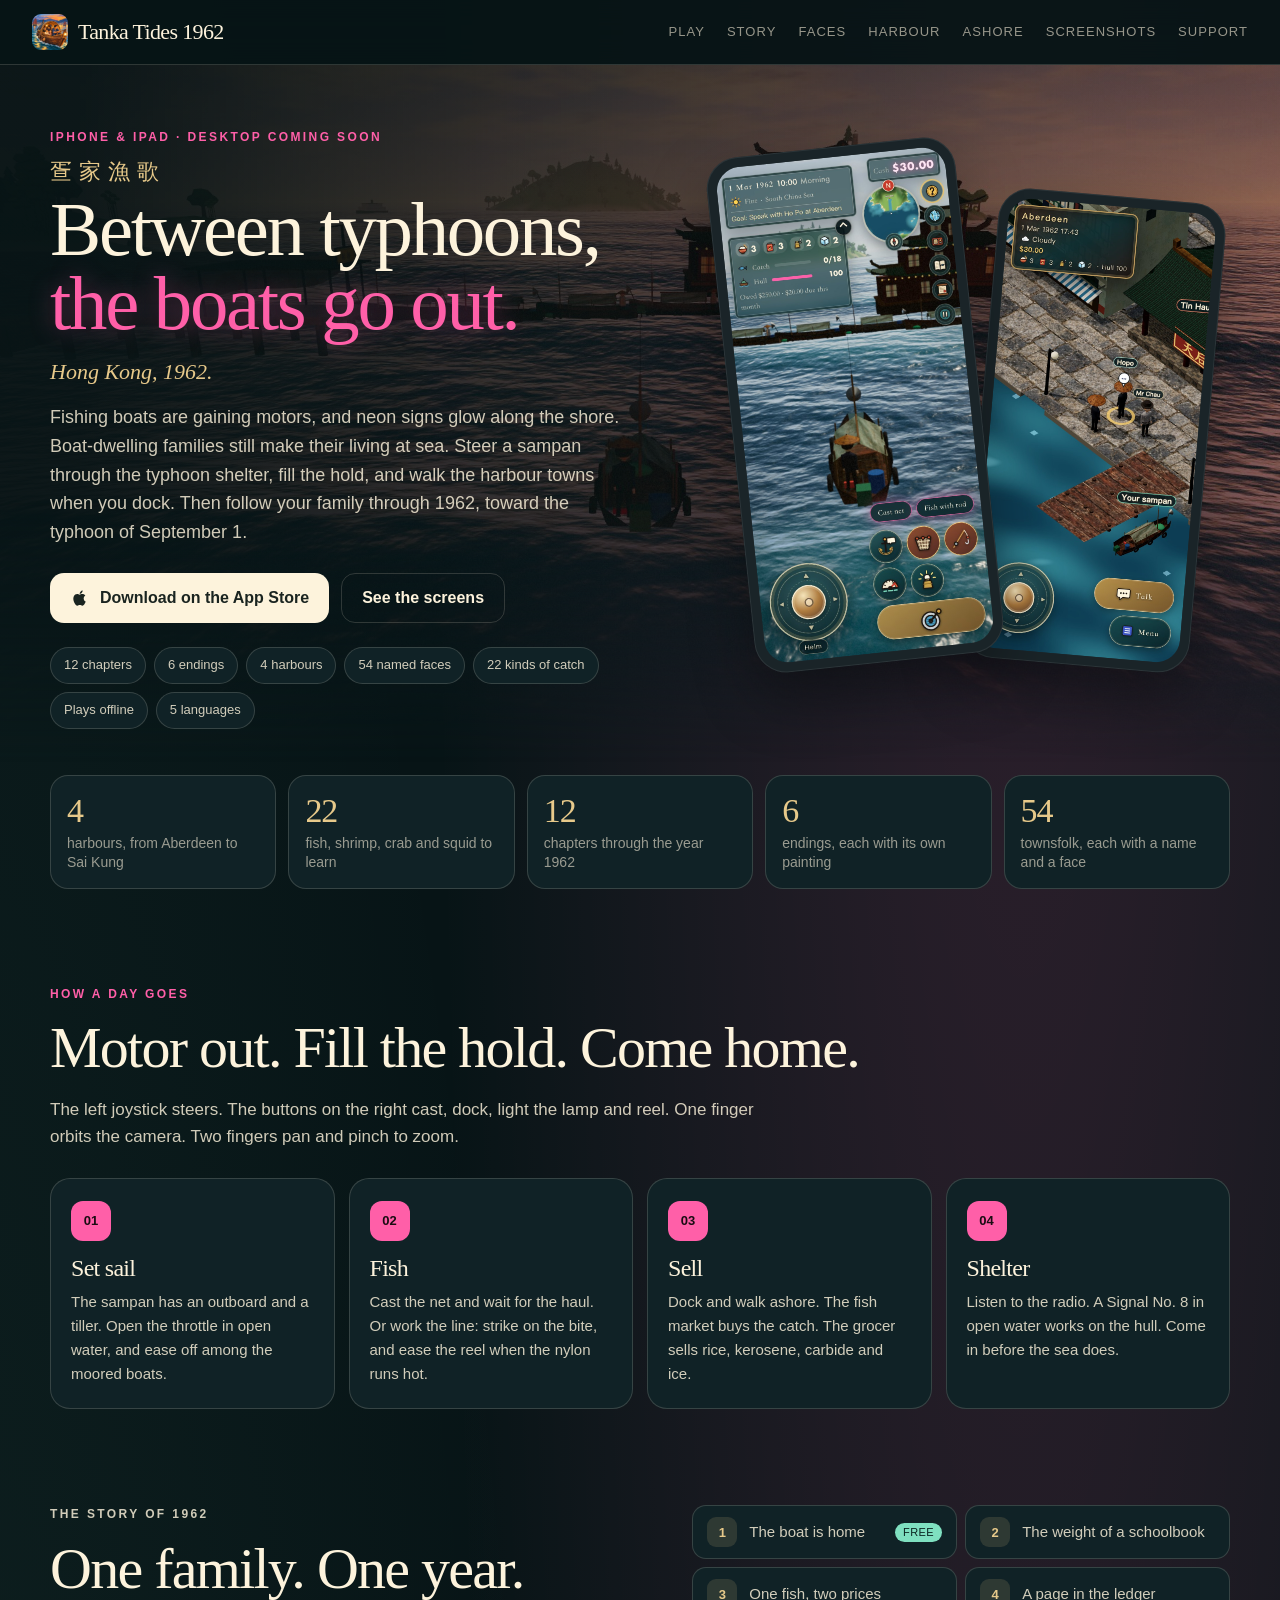
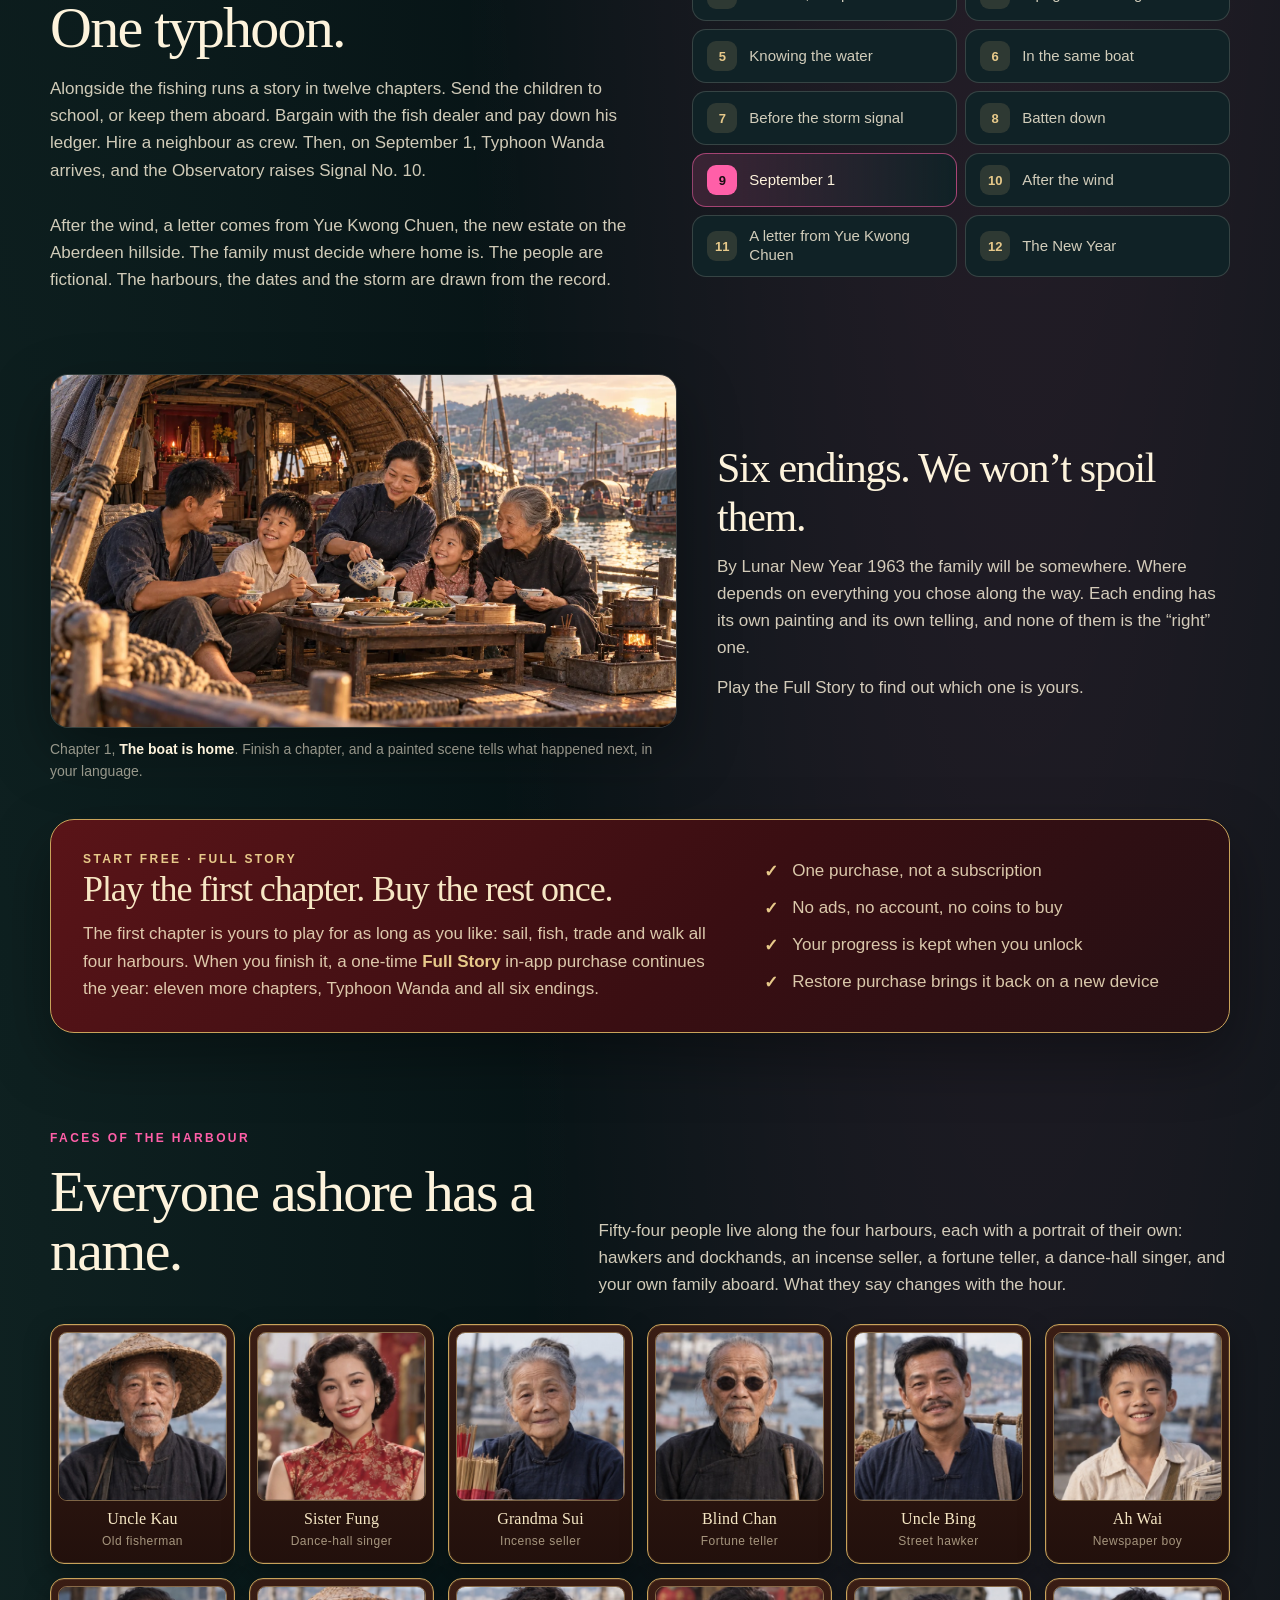
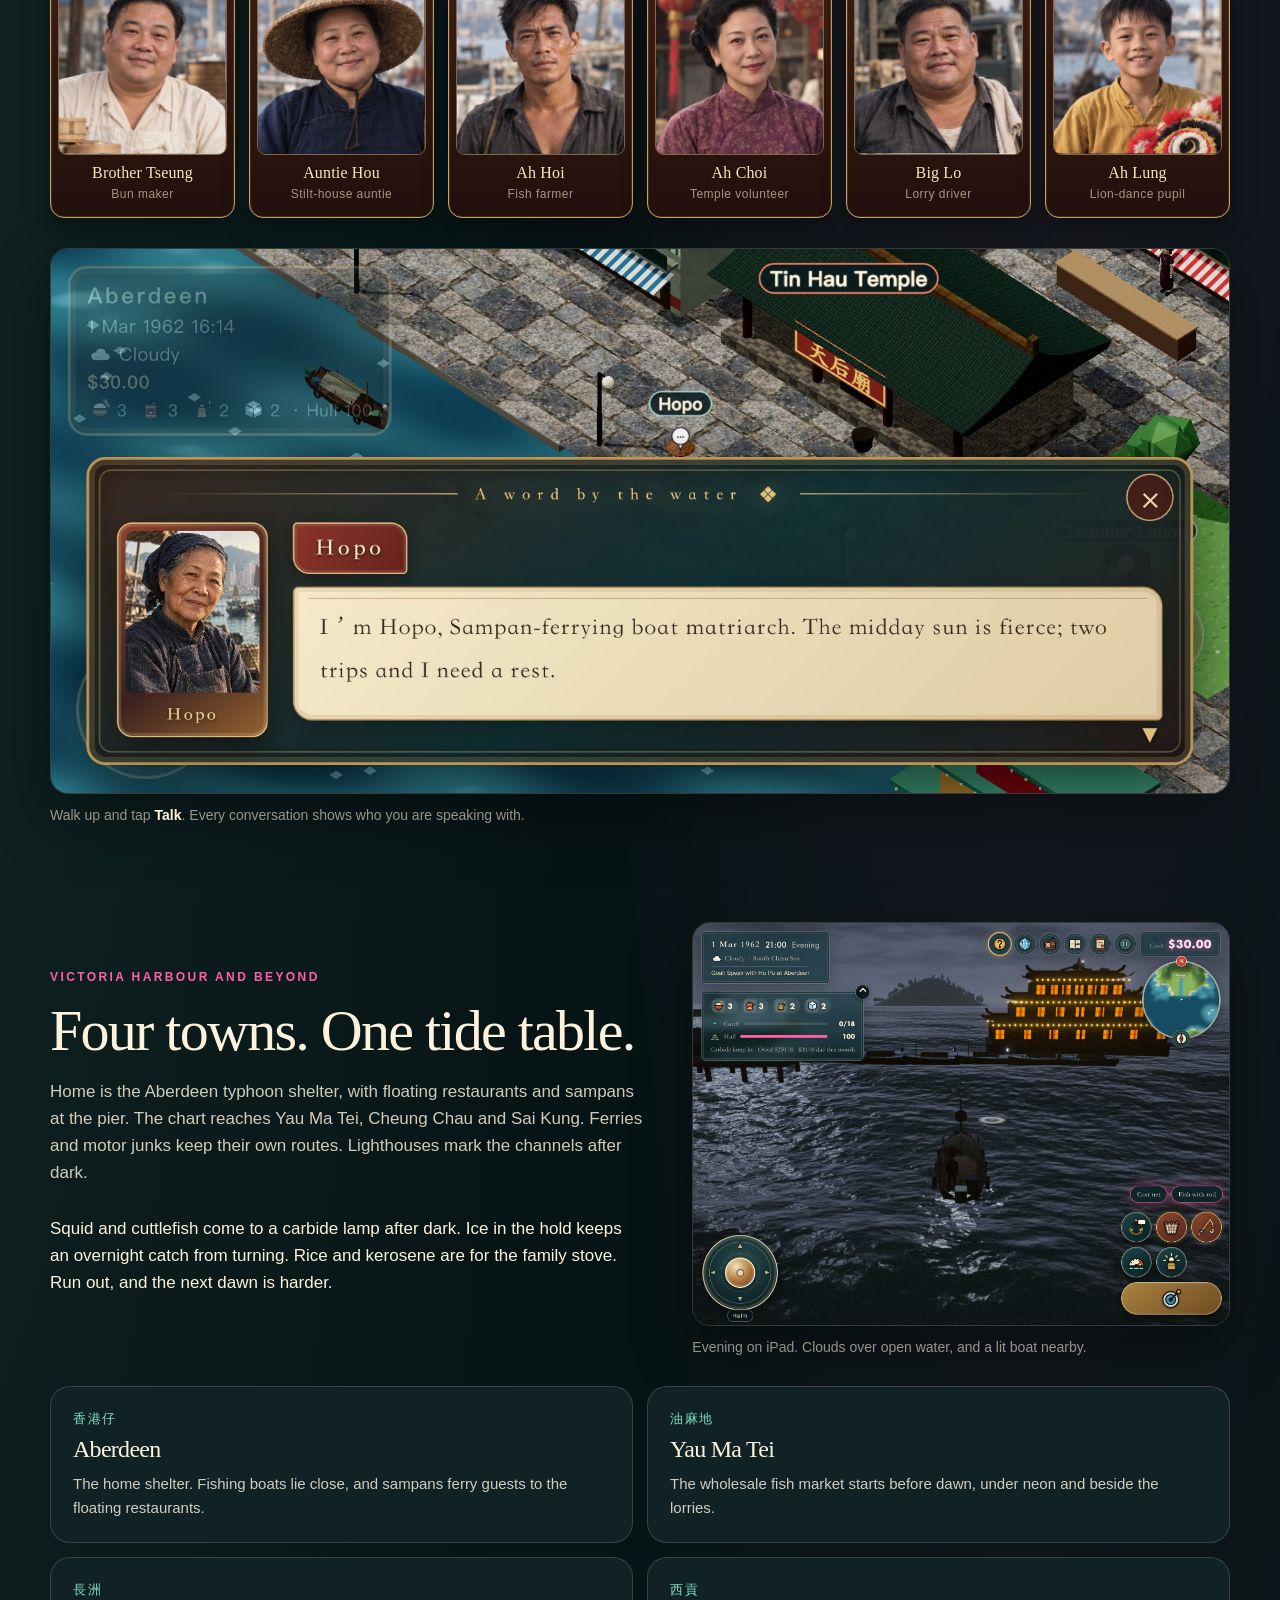
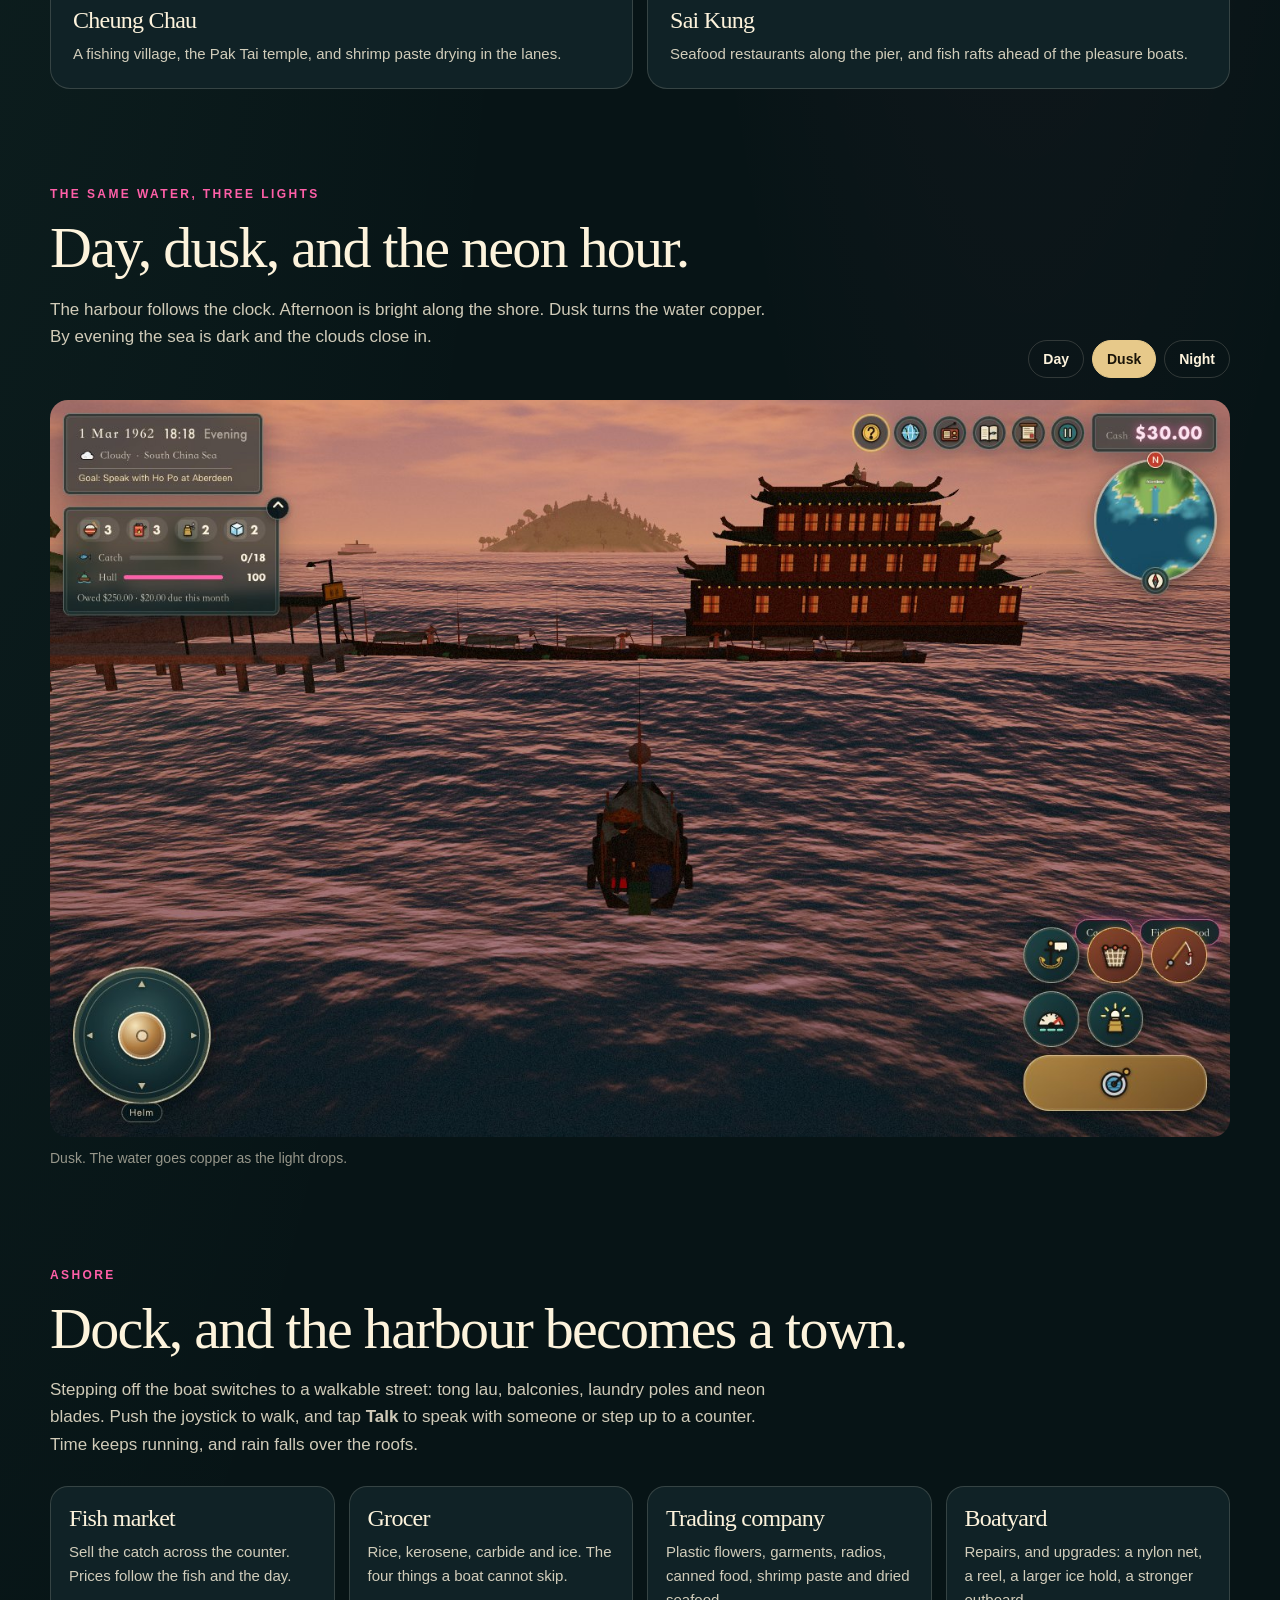
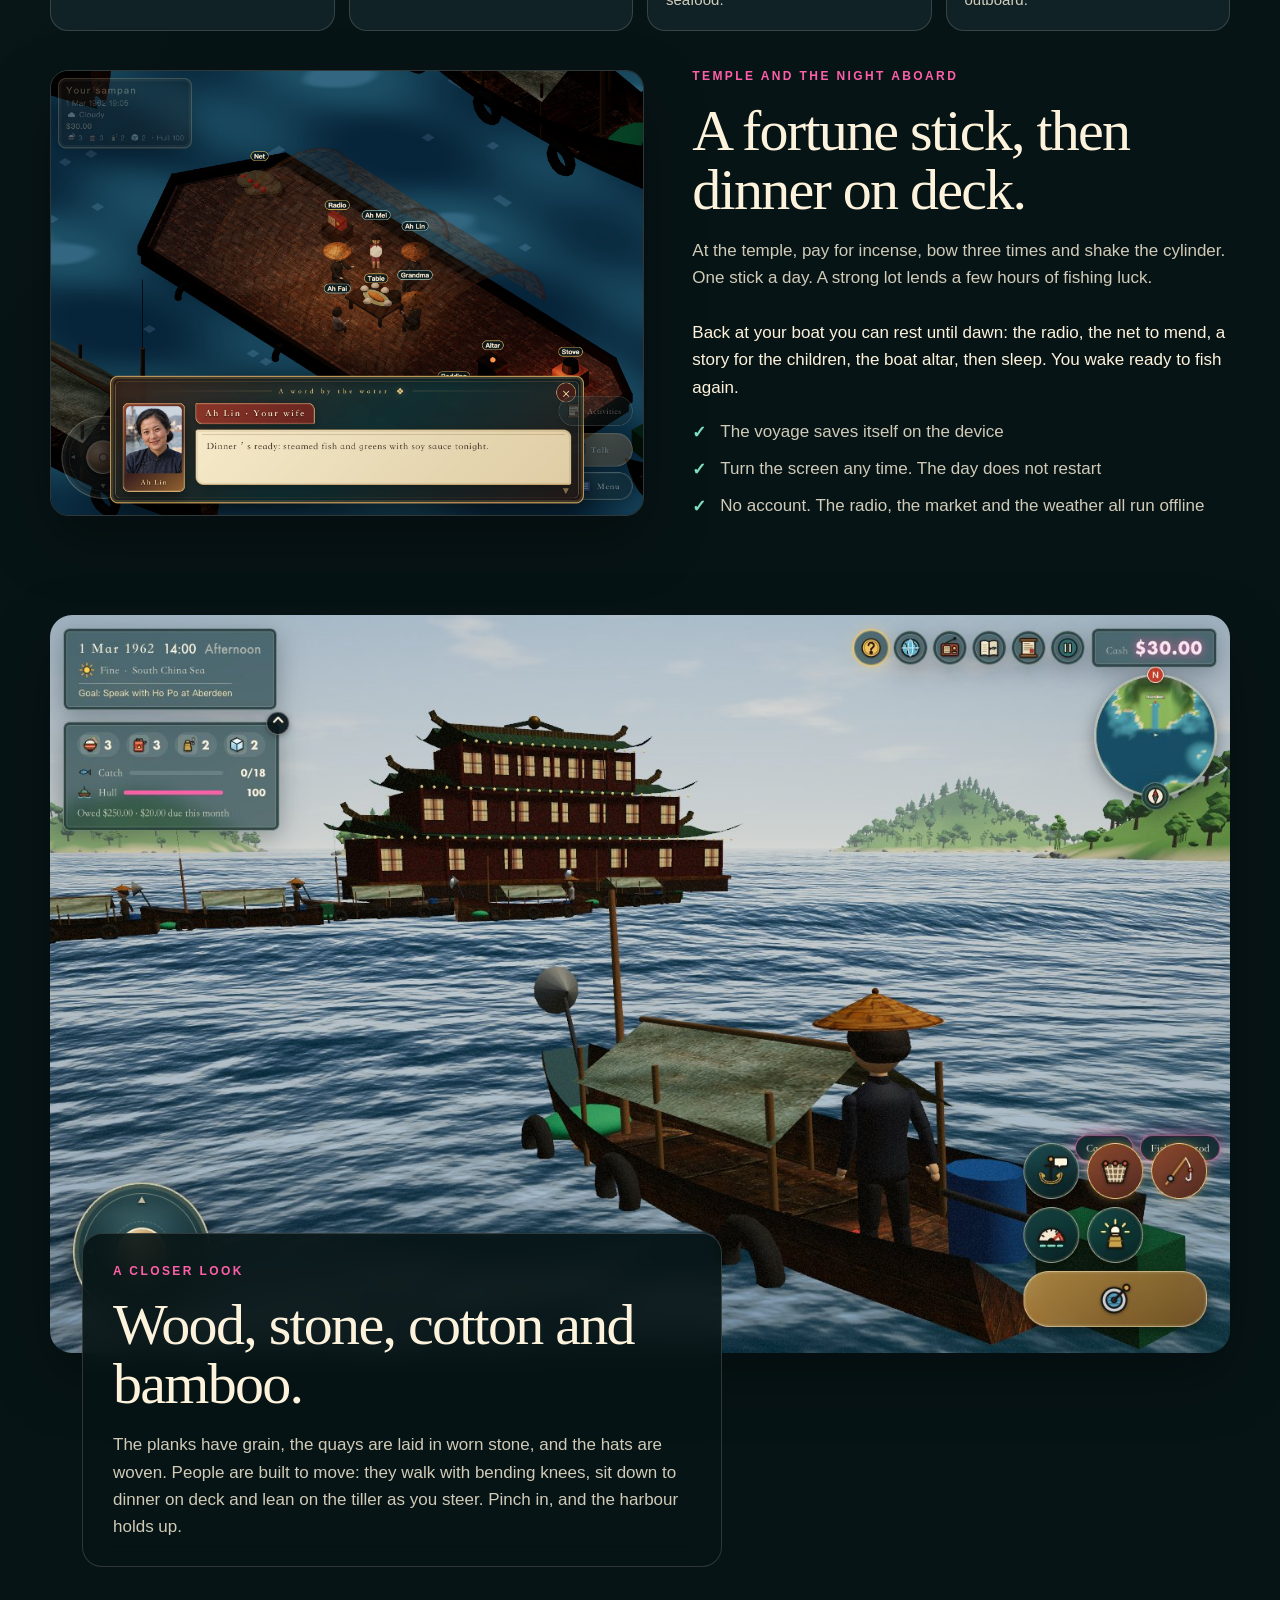
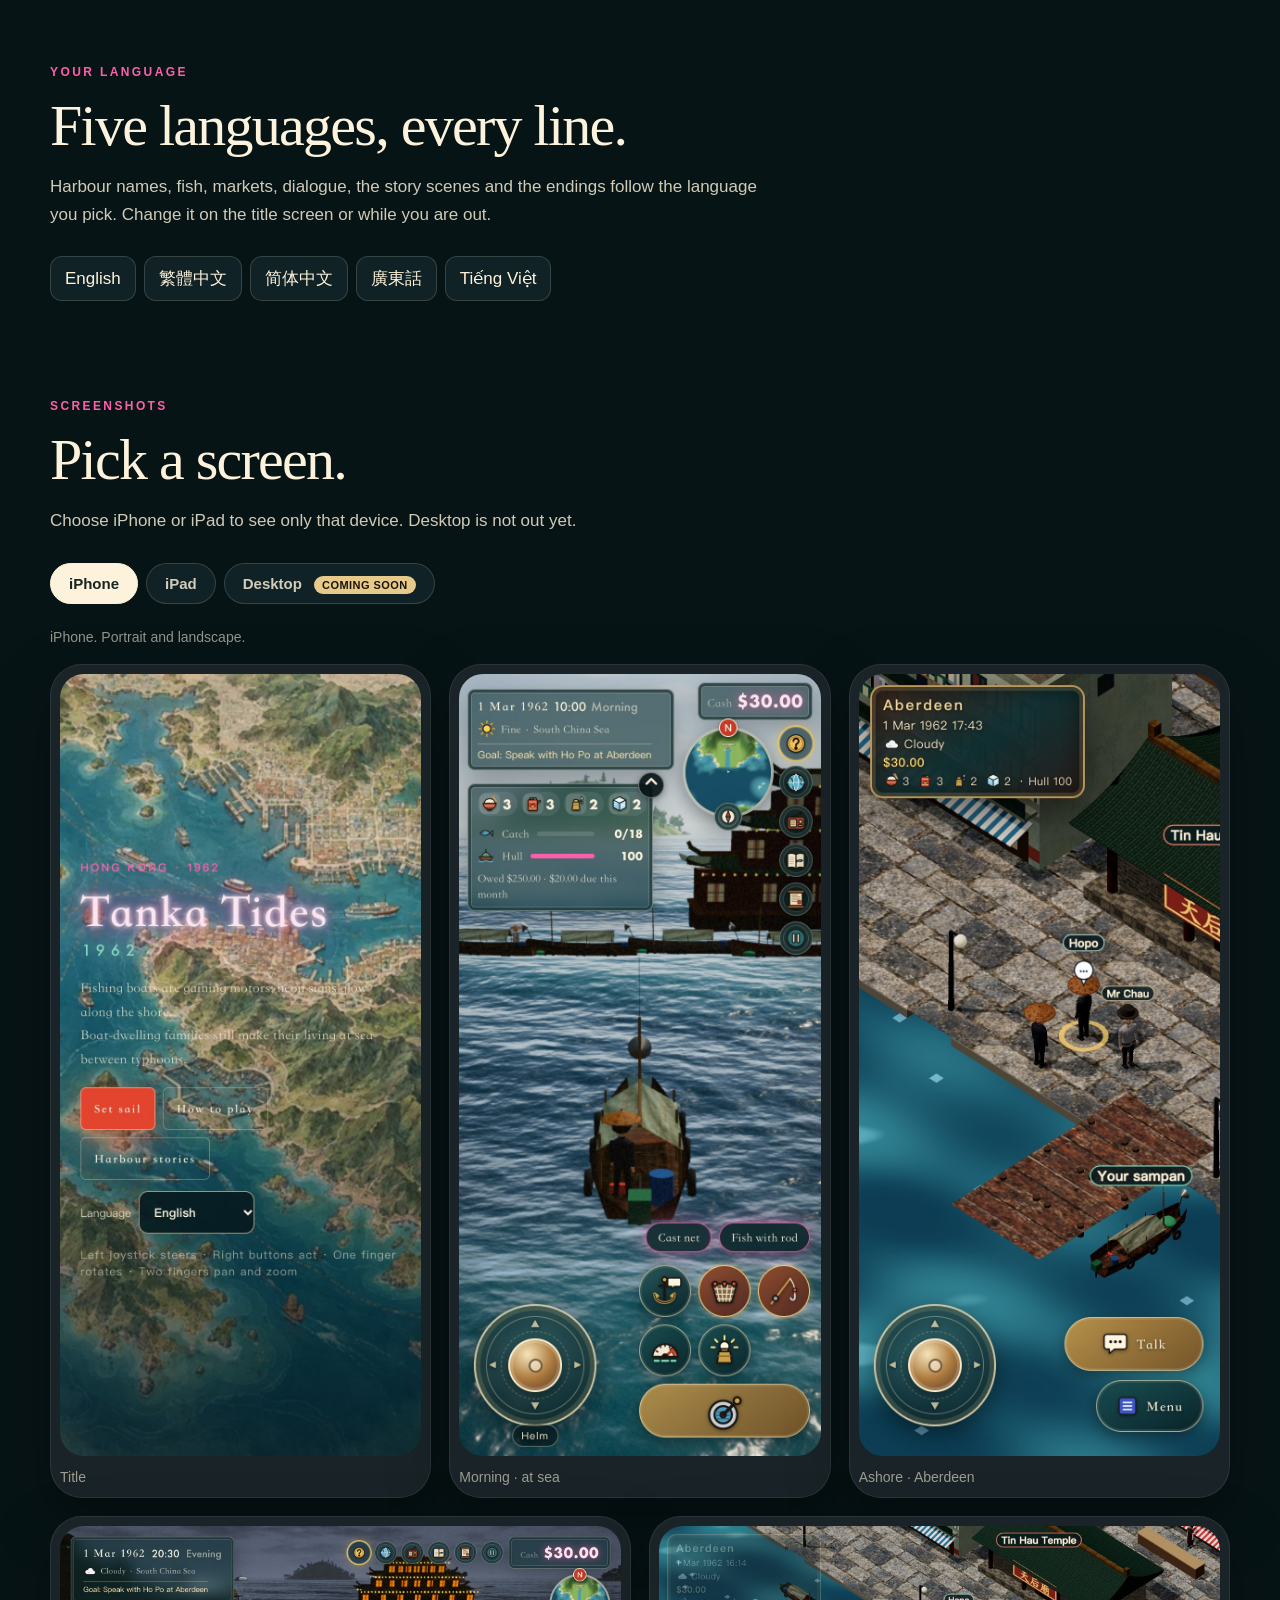
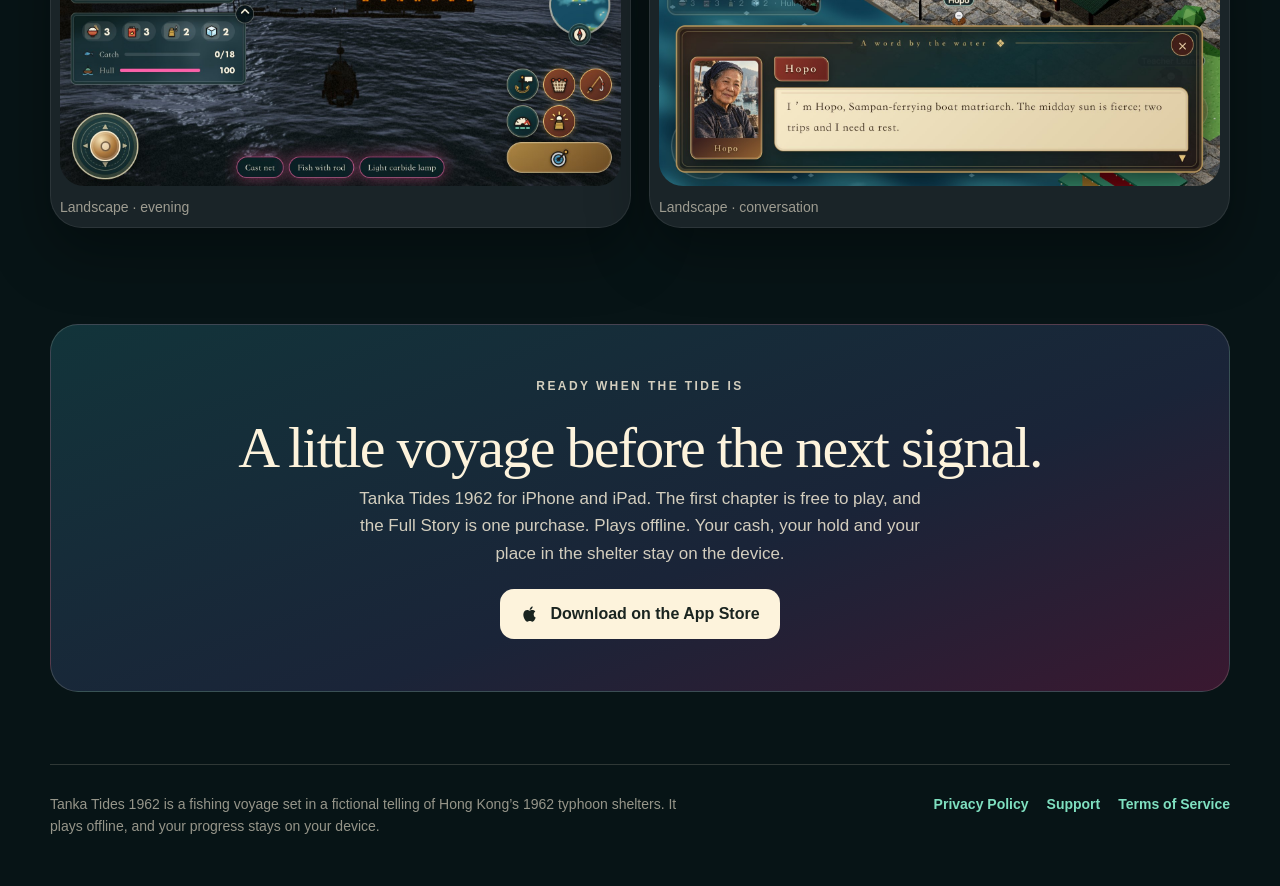
<file: index.html>
<!doctype html>
<html lang="en">
<head>
<meta charset="utf-8">
<meta name="viewport" content="width=device-width, initial-scale=1">
<meta name="theme-color" content="#071416">
<meta name="description" content="Tanka Tides 1962 is a 3D fishing voyage in Hong Kong’s typhoon shelter. Fish, trade and follow one boat-dwelling family through a twelve-chapter story to Typhoon Wanda and six possible endings. For iPhone and iPad.">
<title>Tanka Tides 1962 — Between typhoons, the boats still go out</title>
<link rel="icon" type="image/png" href="media/icon-192.png">
<link rel="apple-touch-icon" href="media/apple-touch-icon.png">
<link rel="stylesheet" href="styles.css">
</head>
<body>
<a class="skip" href="#play">Skip to how it plays</a>
<header class="nav">
  <a class="brand" href="#top" aria-label="Tanka Tides 1962 home"><img src="media/icon-192.png" width="36" height="36" alt="">Tanka Tides 1962</a>
  <nav class="nav-links" aria-label="Page">
    <a href="#play">Play</a>
    <a href="#story">Story</a>
    <a href="#faces">Faces</a>
    <a href="#harbour">Harbour</a>
    <a href="#ashore">Ashore</a>
    <a href="#screens">Screenshots</a>
    <a href="support.html">Support</a>
  </nav>
</header>

<main id="top">
  <section class="hero">
    <div class="hero-bg" aria-hidden="true"><img src="media/hero-dusk.jpg" width="1800" height="1000" alt=""></div>
    <div class="hero-copy">
      <p class="kicker">iPhone &amp; iPad · Desktop coming soon</p>
      <p class="cn-title" lang="zh-Hant">疍家漁歌</p>
      <h1>Between typhoons,<br><span class="hl">the boats go out.</span></h1>
      <p class="tag">Hong Kong, 1962.</p>
      <p class="lede">Fishing boats are gaining motors, and neon signs glow along the shore. Boat-dwelling families still make their living at sea. Steer a sampan through the typhoon shelter, fill the hold, and walk the harbour towns when you dock. Then follow your family through 1962, toward the typhoon of September 1.</p>
      <div class="hero-actions">
        <button class="store" type="button"><svg viewBox="0 0 24 24" aria-hidden="true"><path fill="currentColor" d="M16.4 12.6c0-2.3 1.9-3.4 2-3.5-1.1-1.6-2.8-1.8-3.4-1.8-1.4-.2-2.8.8-3.5.8-.7 0-1.9-.8-3-.8-1.6 0-3 .9-3.8 2.3-1.6 2.8-.4 7 1.2 9.3.8 1.1 1.7 2.4 2.9 2.3 1.2 0 1.6-.7 3-.7s1.8.7 3 .7c1.3 0 2.1-1.1 2.8-2.3.9-1.3 1.3-2.6 1.3-2.6s-2.5-1-2.5-3.7zM14.2 5.8c.6-.8 1.1-1.8 1-2.8-.9 0-2 .6-2.6 1.4-.6.7-1.1 1.7-1 2.7 1 .1 2-.5 2.6-1.3z"/></svg>Download on the App Store</button>
        <a class="btn ghost" href="#screens">See the screens</a>
      </div>
      <ul class="badges" aria-label="Highlights">
        <li>12 chapters</li><li>6 endings</li><li>4 harbours</li><li>54 named faces</li><li>22 kinds of catch</li><li>Plays offline</li><li>5 languages</li>
      </ul>
    </div>
    <div class="hero-art" aria-hidden="true">
      <figure class="device phone tilt-l"><img src="media/iphone-portrait-sea.jpg" width="780" height="1688" alt=""></figure>
      <figure class="device phone tilt-r"><img src="media/iphone-portrait-town.jpg" width="780" height="1688" alt=""></figure>
    </div>
  </section>

  <ul class="facts" aria-label="At a glance">
    <li><strong>4</strong><span>harbours, from Aberdeen to Sai Kung</span></li>
    <li><strong>22</strong><span>fish, shrimp, crab and squid to learn</span></li>
    <li><strong>12</strong><span>chapters through the year 1962</span></li>
    <li><strong>6</strong><span>endings, each with its own painting</span></li>
    <li><strong>54</strong><span>townsfolk, each with a name and a face</span></li>
  </ul>

  <section class="section" id="play">
    <p class="kicker">How a day goes</p>
    <h2>Motor out. Fill the hold. Come home.</h2>
    <p class="intro">The left joystick steers. The buttons on the right cast, dock, light the lamp and reel. One finger orbits the camera. Two fingers pan and pinch to zoom.</p>
    <div class="steps">
      <article><i aria-hidden="true">01</i><h3>Set sail</h3><p>The sampan has an outboard and a tiller. Open the throttle in open water, and ease off among the moored boats.</p></article>
      <article><i aria-hidden="true">02</i><h3>Fish</h3><p>Cast the net and wait for the haul. Or work the line: strike on the bite, and ease the reel when the nylon runs hot.</p></article>
      <article><i aria-hidden="true">03</i><h3>Sell</h3><p>Dock and walk ashore. The fish market buys the catch. The grocer sells rice, kerosene, carbide and ice.</p></article>
      <article><i aria-hidden="true">04</i><h3>Shelter</h3><p>Listen to the radio. A Signal No. 8 in open water works on the hull. Come in before the sea does.</p></article>
    </div>
  </section>

  <section class="section story" id="story">
    <div class="split">
      <div class="copy">
        <p class="kicker">The story of 1962</p>
        <h2>One family. One year.<br>One typhoon.</h2>
        <p class="intro">Alongside the fishing runs a story in twelve chapters. Send the children to school, or keep them aboard. Bargain with the fish dealer and pay down his ledger. Hire a neighbour as crew. Then, on September 1, Typhoon Wanda arrives, and the Observatory raises Signal No. 10.</p>
        <p>After the wind, a letter comes from Yue Kwong Chuen, the new estate on the Aberdeen hillside. The family must decide where home is. The people are fictional. The harbours, the dates and the storm are drawn from the record.</p>
      </div>
      <ol class="chapters" aria-label="The twelve chapters">
        <li><i>1</i>The boat is home <span class="pill">Free</span></li>
        <li><i>2</i>The weight of a schoolbook</li>
        <li><i>3</i>One fish, two prices</li>
        <li><i>4</i>A page in the ledger</li>
        <li><i>5</i>Knowing the water</li>
        <li><i>6</i>In the same boat</li>
        <li><i>7</i>Before the storm signal</li>
        <li><i>8</i>Batten down</li>
        <li class="storm"><i>9</i>September 1</li>
        <li><i>10</i>After the wind</li>
        <li><i>11</i>A letter from Yue Kwong Chuen</li>
        <li><i>12</i>The New Year</li>
      </ol>
    </div>

    <div class="teaser">
      <figure>
        <button class="shot frame" type="button" data-shot="media/story/chapter-1.webp" data-caption="Chapter 1, “The boat is home.” The painted scene that opens when the first chapter is done.">
          <img src="media/story/chapter-1.webp" width="1672" height="941" alt="Three generations share dinner around a low table on the sampan deck, with the altar behind them and the shelter at sunset." loading="lazy">
        </button>
        <figcaption>Chapter 1, <b>The boat is home</b>. Finish a chapter, and a painted scene tells what happened next, in your language.</figcaption>
      </figure>
      <div class="copy">
        <h3>Six endings. We won’t spoil them.</h3>
        <p class="intro">By Lunar New Year 1963 the family will be somewhere. Where depends on everything you chose along the way. Each ending has its own painting and its own telling, and none of them is the “right” one.</p>
        <p class="intro">Play the Full Story to find out which one is yours.</p>
      </div>
    </div>

    <div class="unlock">
      <div>
        <p class="kicker">Start free · Full Story</p>
        <h3>Play the first chapter. Buy the rest once.</h3>
        <p>The first chapter is yours to play for as long as you like: sail, fish, trade and walk all four harbours. When you finish it, a one-time <b>Full Story</b> in-app purchase continues the year: eleven more chapters, Typhoon Wanda and all six endings.</p>
      </div>
      <ul class="ticks">
        <li>One purchase, not a subscription</li>
        <li>No ads, no account, no coins to buy</li>
        <li>Your progress is kept when you unlock</li>
        <li>Restore purchase brings it back on a new device</li>
      </ul>
    </div>
  </section>

  <section class="section faces-section" id="faces">
    <div class="faces-head">
      <div>
        <p class="kicker">Faces of the harbour</p>
        <h2>Everyone ashore has a name.</h2>
      </div>
      <p class="intro">Fifty-four people live along the four harbours, each with a portrait of their own: hawkers and dockhands, an incense seller, a fortune teller, a dance-hall singer, and your own family aboard. What they say changes with the hour.</p>
    </div>
    <ul class="faces" aria-label="Some of the townsfolk">
      <li><img src="media/faces/kau.jpg" width="359" height="360" alt="Uncle Kau, an old fisherman in a bamboo hat" loading="lazy"><b>Uncle Kau</b><span>Old fisherman</span></li>
      <li><img src="media/faces/fung.jpg" width="359" height="360" alt="Sister Fung in a red qipao" loading="lazy"><b>Sister Fung</b><span>Dance-hall singer</span></li>
      <li><img src="media/faces/grandmasui.jpg" width="359" height="360" alt="Grandma Sui" loading="lazy"><b>Grandma Sui</b><span>Incense seller</span></li>
      <li><img src="media/faces/blindchan.jpg" width="359" height="360" alt="Blind Chan" loading="lazy"><b>Blind Chan</b><span>Fortune teller</span></li>
      <li><img src="media/faces/bing.jpg" width="359" height="360" alt="Uncle Bing" loading="lazy"><b>Uncle Bing</b><span>Street hawker</span></li>
      <li><img src="media/faces/ahwai.jpg" width="359" height="360" alt="Ah Wai" loading="lazy"><b>Ah Wai</b><span>Newspaper boy</span></li>
      <li><img src="media/faces/tseung.jpg" width="359" height="360" alt="Brother Tseung" loading="lazy"><b>Brother Tseung</b><span>Bun maker</span></li>
      <li><img src="media/faces/hou.jpg" width="359" height="360" alt="Auntie Hou" loading="lazy"><b>Auntie Hou</b><span>Stilt-house auntie</span></li>
      <li><img src="media/faces/ahhoi.jpg" width="359" height="360" alt="Ah Hoi" loading="lazy"><b>Ah Hoi</b><span>Fish farmer</span></li>
      <li><img src="media/faces/ahchoi.jpg" width="359" height="360" alt="Ah Choi" loading="lazy"><b>Ah Choi</b><span>Temple volunteer</span></li>
      <li><img src="media/faces/biglo.jpg" width="359" height="360" alt="Big Lo" loading="lazy"><b>Big Lo</b><span>Lorry driver</span></li>
      <li><img src="media/faces/ahlung.jpg" width="359" height="360" alt="Ah Lung" loading="lazy"><b>Ah Lung</b><span>Lion-dance pupil</span></li>
    </ul>
    <figure class="talk-shot">
      <button class="shot frame" type="button" data-shot="media/iphone-landscape-talk.jpg" data-caption="iPhone landscape. Hopo, the sampan ferrywoman, stops for a word on the Aberdeen quay.">
        <img src="media/iphone-landscape-talk.jpg" width="1688" height="780" alt="A conversation on the Aberdeen quay, with Hopo’s portrait in a lacquer-framed dialogue box." loading="lazy">
      </button>
      <figcaption>Walk up and tap <b>Talk</b>. Every conversation shows who you are speaking with.</figcaption>
    </figure>
  </section>

  <section class="section" id="harbour">
    <div class="split">
      <div class="copy">
        <p class="kicker">Victoria Harbour and beyond</p>
        <h2>Four towns. One tide table.</h2>
        <p class="intro">Home is the Aberdeen typhoon shelter, with floating restaurants and sampans at the pier. The chart reaches Yau Ma Tei, Cheung Chau and Sai Kung. Ferries and motor junks keep their own routes. Lighthouses mark the channels after dark.</p>
        <p>Squid and cuttlefish come to a carbide lamp after dark. Ice in the hold keeps an overnight catch from turning. Rice and kerosene are for the family stove. Run out, and the next dawn is harder.</p>
      </div>
      <figure>
        <button class="shot frame" type="button" data-shot="media/ipad-landscape-night.jpg" data-caption="iPad landscape, 21:30. Cloudy evening on the South China Sea, with a lit boat off the port side.">
          <img src="media/ipad-landscape-night.jpg" width="2048" height="1536" alt="iPad landscape of the sampan at evening on a cloudy sea, with a lit boat in the distance." loading="lazy">
        </button>
        <figcaption>Evening on iPad. Clouds over open water, and a lit boat nearby.</figcaption>
      </figure>
    </div>
    <div class="harbours" style="margin-top:28px">
      <article><p class="cn">香港仔</p><h3>Aberdeen</h3><p>The home shelter. Fishing boats lie close, and sampans ferry guests to the floating restaurants.</p></article>
      <article><p class="cn">油麻地</p><h3>Yau Ma Tei</h3><p>The wholesale fish market starts before dawn, under neon and beside the lorries.</p></article>
      <article><p class="cn">長洲</p><h3>Cheung Chau</h3><p>A fishing village, the Pak Tai temple, and shrimp paste drying in the lanes.</p></article>
      <article><p class="cn">西貢</p><h3>Sai Kung</h3><p>Seafood restaurants along the pier, and fish rafts ahead of the pleasure boats.</p></article>
    </div>
  </section>

  <section class="section city" id="clock">
    <div class="city-head">
      <div>
        <p class="kicker">The same water, three lights</p>
        <h2>Day, dusk, and the neon hour.</h2>
        <p class="intro">The harbour follows the clock. Afternoon is bright along the shore. Dusk turns the water copper. By evening the sea is dark and the clouds close in.</p>
      </div>
      <div class="tod" role="group" aria-label="Time of day">
        <button type="button" data-tod="day">Day</button>
        <button type="button" data-tod="dusk">Dusk</button>
        <button type="button" data-tod="night">Night</button>
      </div>
    </div>
    <figure class="tod-stage">
      <button class="shot" type="button" id="tod-shot" data-shot="media/desktop-day.jpg" data-caption="The harbour in the afternoon.">
        <img id="tod-img" src="media/desktop-day.jpg" width="1440" height="900" alt="The 1962 harbour in daylight.">
      </button>
      <figcaption id="tod-cap">Afternoon. The shelter is bright and the traffic is out.</figcaption>
    </figure>
  </section>

  <section class="section" id="ashore">
    <p class="kicker">Ashore</p>
    <h2>Dock, and the harbour becomes a town.</h2>
    <p class="intro">Stepping off the boat switches to a walkable street: tong lau, balconies, laundry poles and neon blades. Push the joystick to walk, and tap <b>Talk</b> to speak with someone or step up to a counter. Time keeps running, and rain falls over the roofs.</p>
    <div class="shops">
      <article><h3>Fish market</h3><p>Sell the catch across the counter. Prices follow the fish and the day.</p></article>
      <article><h3>Grocer</h3><p>Rice, kerosene, carbide and ice. The four things a boat cannot skip.</p></article>
      <article><h3>Trading company</h3><p>Plastic flowers, garments, radios, canned food, shrimp paste and dried seafood.</p></article>
      <article><h3>Boatyard</h3><p>Repairs, and upgrades: a nylon net, a reel, a larger ice hold, a stronger outboard.</p></article>
    </div>
    <div class="split" style="margin-top:36px">
      <figure>
        <button class="shot frame" type="button" data-shot="media/ipad-landscape-dinner.jpg" data-caption="iPad landscape, 19:00. Dinner aboard the family sampan: steamed fish and greens.">
          <img src="media/ipad-landscape-dinner.jpg" width="2048" height="1536" alt="The family eating dinner around a low table on the sampan deck, with Ah Lin speaking." loading="lazy">
        </button>
      </figure>
      <div class="copy">
        <p class="kicker">Temple and the night aboard</p>
        <h2>A fortune stick, then dinner on deck.</h2>
        <p class="intro">At the temple, pay for incense, bow three times and shake the cylinder. One stick a day. A strong lot lends a few hours of fishing luck.</p>
        <p>Back at your boat you can rest until dawn: the radio, the net to mend, a story for the children, the boat altar, then sleep. You wake ready to fish again.</p>
        <ul class="ticks">
          <li>The voyage saves itself on the device</li>
          <li>Turn the screen any time. The day does not restart</li>
          <li>No account. The radio, the market and the weather all run offline</li>
        </ul>
      </div>
    </div>
  </section>

  <section class="section closer" id="closer">
    <figure class="closer-shot">
      <button class="shot" type="button" data-shot="media/desktop-fisherman.jpg" data-caption="Close up at the tiller: the fisherman in his samfu and bamboo hat, one hand on the outboard.">
        <img src="media/desktop-fisherman.jpg" width="1440" height="900" alt="The fisherman standing at the stern of the sampan with a hand on the tiller, open sea and islands behind." loading="lazy">
      </button>
    </figure>
    <div class="closer-copy">
      <p class="kicker">A closer look</p>
      <h2>Wood, stone, cotton and bamboo.</h2>
      <p class="intro">The planks have grain, the quays are laid in worn stone, and the hats are woven. People are built to move: they walk with bending knees, sit down to dinner on deck and lean on the tiller as you steer. Pinch in, and the harbour holds up.</p>
    </div>
  </section>

  <section class="section">
    <p class="kicker">Your language</p>
    <h2>Five languages, every line.</h2>
    <p class="intro">Harbour names, fish, markets, dialogue, the story scenes and the endings follow the language you pick. Change it on the title screen or while you are out.</p>
    <ul class="lang-list">
      <li lang="en">English</li>
      <li lang="zh-Hant">繁體中文</li>
      <li lang="zh-Hans">简体中文</li>
      <li lang="yue">廣東話</li>
      <li lang="vi">Tiếng Việt</li>
    </ul>
  </section>

  <section class="section" id="screens">
    <p class="kicker">Screenshots</p>
    <h2>Pick a screen.</h2>
    <p class="intro">Choose iPhone or iPad to see only that device. Desktop is not out yet.</p>
    <div class="tabs" role="tablist" aria-label="Device screenshots">
      <button role="tab" id="tab-iphone" aria-controls="panel-iphone" aria-selected="true" type="button">iPhone</button>
      <button role="tab" id="tab-ipad" aria-controls="panel-ipad" aria-selected="false" tabindex="-1" type="button">iPad</button>
      <button role="tab" id="tab-desktop" aria-controls="panel-desktop" aria-selected="false" tabindex="-1" type="button">Desktop <span class="pill">Coming soon</span></button>
    </div>

    <div class="panel" role="tabpanel" id="panel-iphone" aria-labelledby="tab-iphone">
      <p class="meta">iPhone. Portrait and landscape.</p>
      <div class="phone-stage">
        <figure class="device phone">
          <button class="shot" type="button" data-shot="media/iphone-portrait-title.jpg" data-caption="iPhone portrait. The title over the typhoon shelter.">
            <img src="media/iphone-portrait-title.jpg" width="780" height="1688" alt="iPhone portrait title screen for Tanka Tides 1962." loading="lazy">
          </button>
          <figcaption>Title</figcaption>
        </figure>
        <figure class="device phone">
          <button class="shot" type="button" data-shot="media/iphone-portrait-sea.jpg" data-caption="iPhone portrait. Morning on the water.">
            <img src="media/iphone-portrait-sea.jpg" width="780" height="1688" alt="iPhone portrait of the sampan on the harbour in the morning." loading="lazy">
          </button>
          <figcaption>Morning · at sea</figcaption>
        </figure>
        <figure class="device phone">
          <button class="shot" type="button" data-shot="media/iphone-portrait-town.jpg" data-caption="iPhone portrait. Late afternoon on the Aberdeen quay.">
            <img src="media/iphone-portrait-town.jpg" width="780" height="1688" alt="iPhone portrait of the fisherman and Hopo on the stone quay beside the temple." loading="lazy">
          </button>
          <figcaption>Ashore · Aberdeen</figcaption>
        </figure>
        <figure class="device phone wide">
          <button class="shot" type="button" data-shot="media/iphone-landscape-night.jpg" data-caption="iPhone landscape, 21:30. Cloudy evening, with the carbide lamp ready.">
            <img src="media/iphone-landscape-night.jpg" width="1688" height="780" alt="iPhone landscape of the sampan at evening beside a dark shore." loading="lazy">
          </button>
          <figcaption>Landscape · evening</figcaption>
        </figure>
        <figure class="device phone wide">
          <button class="shot" type="button" data-shot="media/iphone-landscape-talk.jpg" data-caption="iPhone landscape. A word with Hopo on the quay.">
            <img src="media/iphone-landscape-talk.jpg" width="1688" height="780" alt="iPhone landscape conversation with Hopo, her portrait beside the dialogue." loading="lazy">
          </button>
          <figcaption>Landscape · conversation</figcaption>
        </figure>
      </div>
    </div>

    <div class="panel" role="tabpanel" id="panel-ipad" aria-labelledby="tab-ipad" hidden>
      <p class="meta">iPad. Landscape and portrait.</p>
      <div class="ipad-stage">
        <figure class="device">
          <button class="shot" type="button" data-shot="media/ipad-landscape-sea.jpg" data-caption="iPad landscape in the morning, out on the harbour.">
            <img src="media/ipad-landscape-sea.jpg" width="2048" height="1536" alt="iPad landscape of the sampan on the harbour in daylight." loading="lazy">
          </button>
          <figcaption>Landscape · day</figcaption>
        </figure>
        <figure class="device">
          <button class="shot" type="button" data-shot="media/ipad-landscape-night.jpg" data-caption="iPad landscape, 21:30. Cloudy evening on the South China Sea.">
            <img src="media/ipad-landscape-night.jpg" width="2048" height="1536" alt="iPad landscape of the sampan at evening, with a lit boat in the distance." loading="lazy">
          </button>
          <figcaption>Landscape · evening</figcaption>
        </figure>
        <figure class="device">
          <button class="shot" type="button" data-shot="media/ipad-landscape-dinner.jpg" data-caption="iPad landscape, 19:00. Dinner aboard the family sampan.">
            <img src="media/ipad-landscape-dinner.jpg" width="2048" height="1536" alt="iPad landscape of the family at dinner on the sampan deck." loading="lazy">
          </button>
          <figcaption>Landscape · dinner aboard</figcaption>
        </figure>
        <figure class="device">
          <button class="shot" type="button" data-shot="media/desktop-fisherman.jpg" data-caption="Close up at the tiller.">
            <img src="media/desktop-fisherman.jpg" width="1440" height="900" alt="Close-up of the fisherman at the tiller." loading="lazy">
          </button>
          <figcaption>Close up · at the tiller</figcaption>
        </figure>
      </div>
      <div class="ipad-ports">
        <figure class="device">
          <button class="shot" type="button" data-shot="media/ipad-portrait-title.jpg" data-caption="iPad portrait. The title screen.">
            <img src="media/ipad-portrait-title.jpg" width="1536" height="2048" alt="iPad portrait title screen." loading="lazy">
          </button>
          <figcaption>Portrait · title</figcaption>
        </figure>
        <figure class="device">
          <button class="shot" type="button" data-shot="media/ipad-portrait-town.jpg" data-caption="iPad portrait. Aberdeen on foot in the evening.">
            <img src="media/ipad-portrait-town.jpg" width="1536" height="2048" alt="iPad portrait of the walkable Aberdeen waterfront." loading="lazy">
          </button>
          <figcaption>Portrait · ashore</figcaption>
        </figure>
      </div>
    </div>

    <div class="panel" role="tabpanel" id="panel-desktop" aria-labelledby="tab-desktop" hidden>
      <div class="soon">
        <p class="kicker">Desktop</p>
        <h3>Coming soon</h3>
        <p>A desktop version is on the way. These 1440×900 frames are from the build we are testing, so you can see the wider harbour. There is no desktop download yet.</p>
      </div>
      <div class="gallery">
        <figure>
          <button class="shot frame" type="button" data-shot="media/desktop-day.jpg" data-caption="Desktop preview, afternoon. Coming soon.">
            <img src="media/desktop-day.jpg" width="1440" height="900" alt="Desktop preview of the harbour in the afternoon." loading="lazy">
          </button>
          <figcaption>Day · preview</figcaption>
        </figure>
        <figure>
          <button class="shot frame" type="button" data-shot="media/desktop-dusk.jpg" data-caption="Desktop preview, dusk. Coming soon.">
            <img src="media/desktop-dusk.jpg" width="1440" height="900" alt="Desktop preview of the harbour at dusk." loading="lazy">
          </button>
          <figcaption>Dusk · preview</figcaption>
        </figure>
        <figure>
          <button class="shot frame" type="button" data-shot="media/desktop-night.jpg" data-caption="Desktop preview, 21:30. Coming soon.">
            <img src="media/desktop-night.jpg" width="1440" height="900" alt="Desktop preview of the sampan at evening on open water." loading="lazy">
          </button>
          <figcaption>Evening · preview</figcaption>
        </figure>
        <figure>
          <button class="shot frame" type="button" data-shot="media/desktop-town.jpg" data-caption="Desktop preview, Aberdeen ashore. Coming soon.">
            <img src="media/desktop-town.jpg" width="1440" height="900" alt="Desktop preview of the walkable Aberdeen waterfront." loading="lazy">
          </button>
          <figcaption>Ashore · preview</figcaption>
        </figure>
      </div>
    </div>
  </section>

  <section class="cta">
    <p class="kicker">Ready when the tide is</p>
    <h2>A little voyage before the next signal.</h2>
    <p>Tanka Tides 1962 for iPhone and iPad. The first chapter is free to play, and the Full Story is one purchase. Plays offline. Your cash, your hold and your place in the shelter stay on the device.</p>
    <button class="store" type="button"><svg viewBox="0 0 24 24" aria-hidden="true"><path fill="currentColor" d="M16.4 12.6c0-2.3 1.9-3.4 2-3.5-1.1-1.6-2.8-1.8-3.4-1.8-1.4-.2-2.8.8-3.5.8-.7 0-1.9-.8-3-.8-1.6 0-3 .9-3.8 2.3-1.6 2.8-.4 7 1.2 9.3.8 1.1 1.7 2.4 2.9 2.3 1.2 0 1.6-.7 3-.7s1.8.7 3 .7c1.3 0 2.1-1.1 2.8-2.3.9-1.3 1.3-2.6 1.3-2.6s-2.5-1-2.5-3.7zM14.2 5.8c.6-.8 1.1-1.8 1-2.8-.9 0-2 .6-2.6 1.4-.6.7-1.1 1.7-1 2.7 1 .1 2-.5 2.6-1.3z"/></svg>Download on the App Store</button>
  </section>
</main>

<footer>
  <p>Tanka Tides 1962 is a fishing voyage set in a fictional telling of Hong Kong’s 1962 typhoon shelters. It plays offline, and your progress stays on your device.</p>
  <p class="legal-links"><a href="privacy.html">Privacy Policy</a> <a href="support.html">Support</a> <a href="terms.html">Terms of Service</a></p>
</footer>

<dialog id="viewer">
  <form method="dialog"><button type="submit" aria-label="Close">Close</button></form>
  <img alt="">
  <p></p>
</dialog>
<script>
const viewer = document.querySelector('#viewer');
const view = viewer.querySelector('img');
const cap = viewer.querySelector('p');
document.body.addEventListener('click', event => {
  const shot = event.target.closest('[data-shot]');
  if (!shot || shot.id === 'tod-shot') return;
  const img = shot.querySelector('img');
  view.src = shot.dataset.shot;
  view.alt = img ? img.alt : '';
  cap.textContent = shot.dataset.caption || view.alt;
  viewer.showModal();
});
document.getElementById('tod-shot').addEventListener('click', () => {
  view.src = document.getElementById('tod-img').currentSrc || document.getElementById('tod-img').src;
  view.alt = document.getElementById('tod-img').alt;
  cap.textContent = document.getElementById('tod-shot').dataset.caption;
  viewer.showModal();
});
viewer.addEventListener('click', event => { if (event.target === viewer) viewer.close(); });

const tabs = [...document.querySelectorAll('[role="tab"]')];
function selectTab(tab) {
  tabs.forEach(t => {
    const on = t === tab;
    t.setAttribute('aria-selected', String(on));
    t.tabIndex = on ? 0 : -1;
    document.getElementById(t.getAttribute('aria-controls')).hidden = !on;
  });
}
tabs.forEach((tab, index) => {
  tab.addEventListener('click', () => selectTab(tab));
  tab.addEventListener('keydown', event => {
    const step = { ArrowRight: 1, ArrowLeft: -1 }[event.key];
    if (!step) return;
    event.preventDefault();
    const next = tabs[(index + step + tabs.length) % tabs.length];
    next.focus();
    selectTab(next);
  });
});

const TOD = {
  day: ['media/desktop-day.jpg', 'The harbour in the afternoon.', 'Afternoon. The shelter is bright and the traffic is out.'],
  dusk: ['media/desktop-dusk.jpg', 'The sampan along the shore at dusk.', 'Dusk. The water goes copper as the light drops.'],
  night: ['media/desktop-night.jpg', 'The sampan at 21:30 on a cloudy evening sea.', 'Evening. Clouds gather over open water.']
};
const todImg = document.getElementById('tod-img');
const todCap = document.getElementById('tod-cap');
const todShot = document.getElementById('tod-shot');
const todButtons = [...document.querySelectorAll('[data-tod]')];
function showTod(id) {
  const [src, alt, caption] = TOD[id];
  todImg.src = src;
  todImg.alt = alt;
  todCap.textContent = caption;
  todShot.dataset.shot = src;
  todShot.dataset.caption = caption;
  todButtons.forEach(button => button.setAttribute('aria-pressed', String(button.dataset.tod === id)));
}
todButtons.forEach(button => button.addEventListener('click', () => showTod(button.dataset.tod)));
const hour = new Date().getHours() + new Date().getMinutes() / 60;
showTod(hour >= 19.5 || hour < 5 ? 'night' : hour >= 17 ? 'dusk' : 'day');
</script>
</body>
</html>
</file>
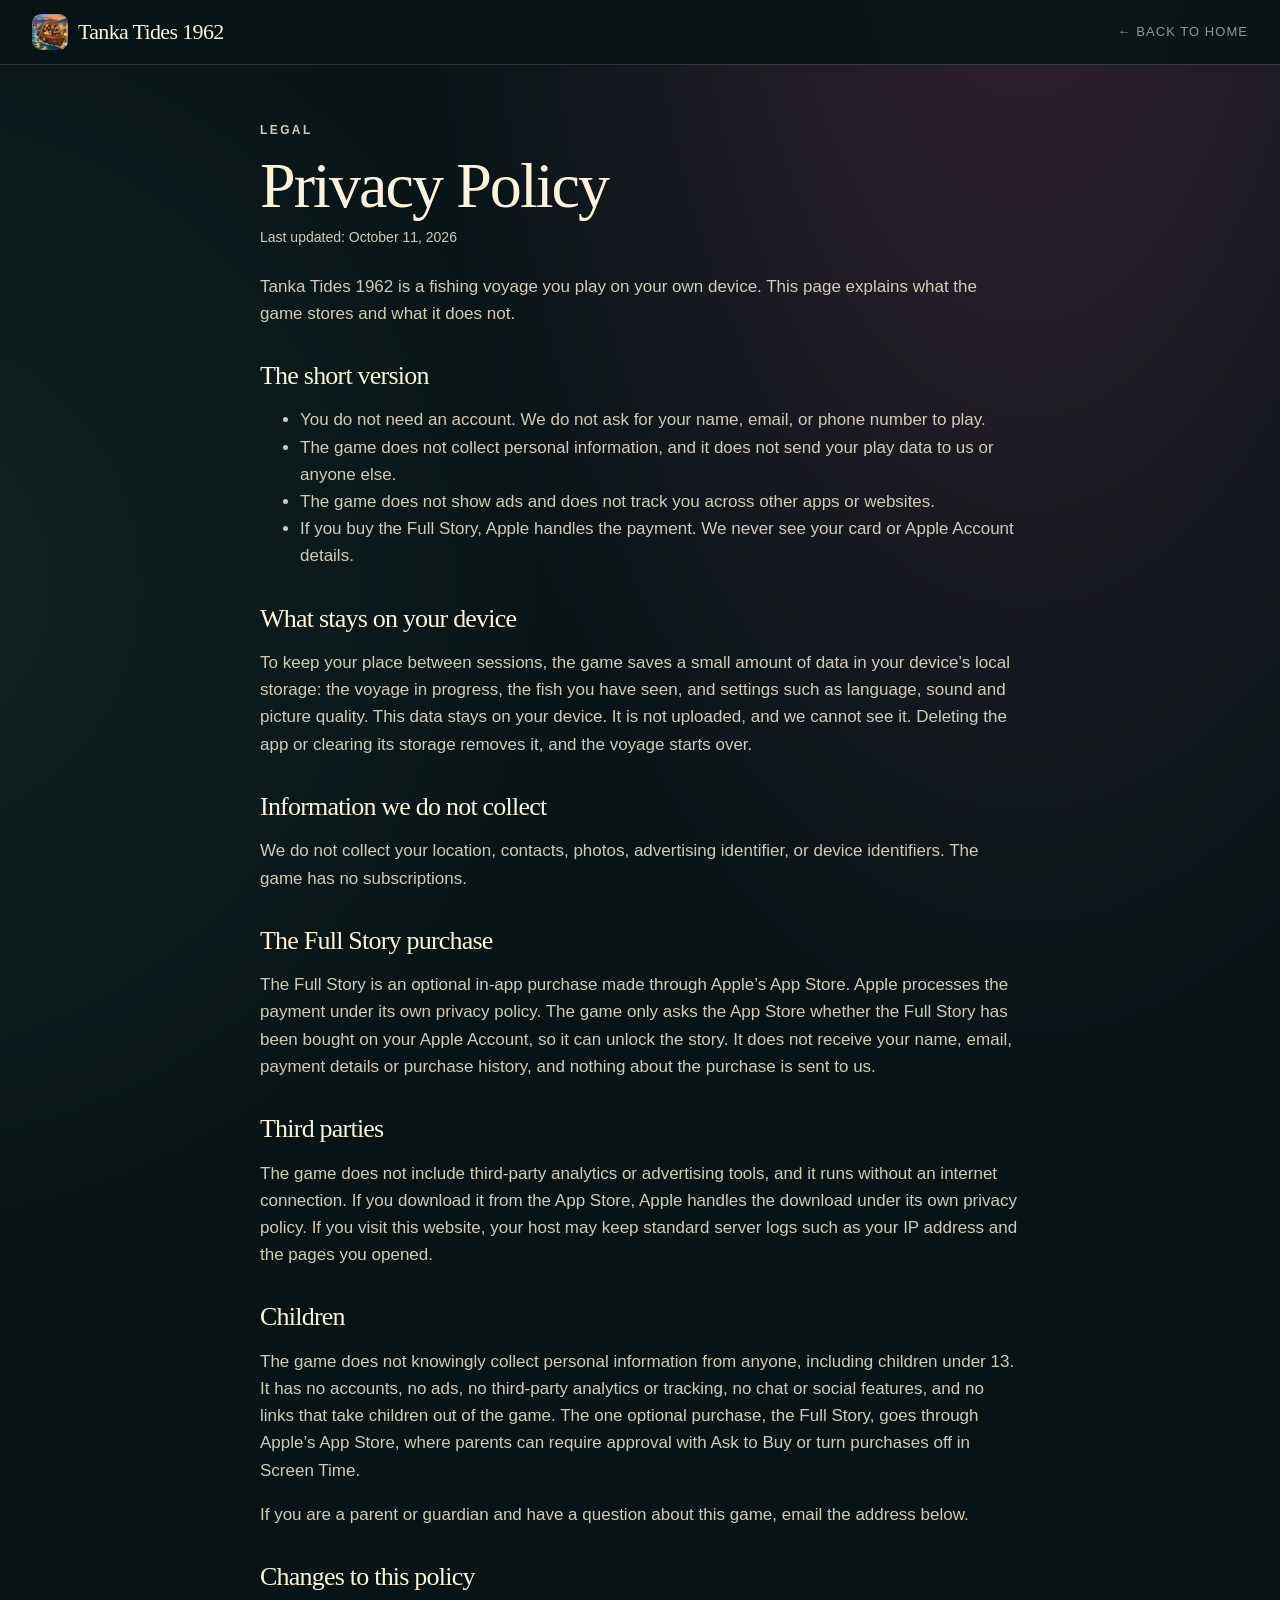
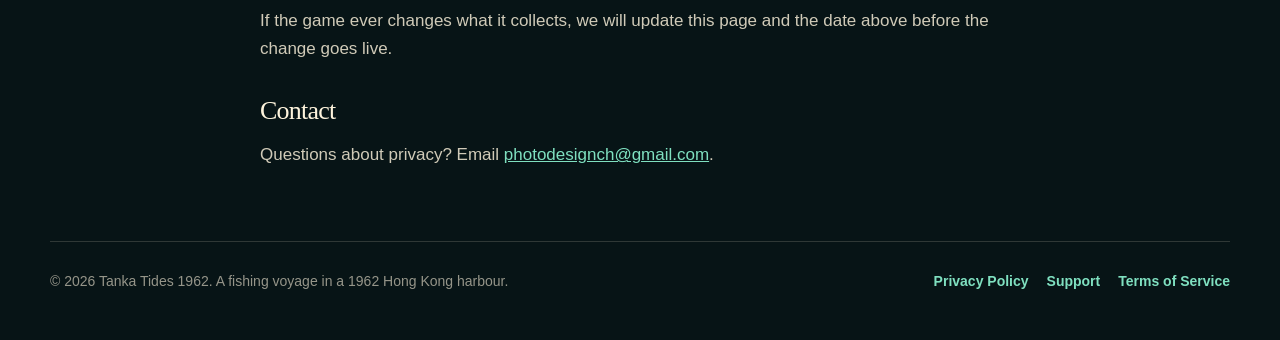
<file: privacy.html>
<!doctype html>
<html lang="en">
<head>
<meta charset="utf-8">
<meta name="viewport" content="width=device-width, initial-scale=1">
<meta name="theme-color" content="#071416">
<meta name="description" content="How Tanka Tides 1962 handles your information.">
<title>Privacy Policy — Tanka Tides 1962</title>
<link rel="icon" type="image/png" href="media/icon-192.png">
<link rel="apple-touch-icon" href="media/apple-touch-icon.png">
<link rel="stylesheet" href="styles.css">
</head>
<body>
<header class="nav">
  <a class="brand" href="index.html" aria-label="Tanka Tides 1962 home"><img src="media/icon-192.png" width="36" height="36" alt="">Tanka Tides 1962</a>
  <nav class="nav-links" aria-label="Page"><a href="index.html">&larr; Back to home</a></nav>
</header>
<main class="legal">
<p class="kicker">Legal</p>
<h1>Privacy Policy</h1>
<p class="updated">Last updated: October 11, 2026</p>
<p>Tanka Tides 1962 is a fishing voyage you play on your own device. This page explains what the game stores and what it does not.</p>

<h2>The short version</h2>
<ul>
<li>You do not need an account. We do not ask for your name, email, or phone number to play.</li>
<li>The game does not collect personal information, and it does not send your play data to us or anyone else.</li>
<li>The game does not show ads and does not track you across other apps or websites.</li>
<li>If you buy the Full Story, Apple handles the payment. We never see your card or Apple Account details.</li>
</ul>

<h2>What stays on your device</h2>
<p>To keep your place between sessions, the game saves a small amount of data in your device’s local storage: the voyage in progress, the fish you have seen, and settings such as language, sound and picture quality. This data stays on your device. It is not uploaded, and we cannot see it. Deleting the app or clearing its storage removes it, and the voyage starts over.</p>

<h2>Information we do not collect</h2>
<p>We do not collect your location, contacts, photos, advertising identifier, or device identifiers. The game has no subscriptions.</p>

<h2>The Full Story purchase</h2>
<p>The Full Story is an optional in-app purchase made through Apple’s App Store. Apple processes the payment under its own privacy policy. The game only asks the App Store whether the Full Story has been bought on your Apple Account, so it can unlock the story. It does not receive your name, email, payment details or purchase history, and nothing about the purchase is sent to us.</p>

<h2>Third parties</h2>
<p>The game does not include third-party analytics or advertising tools, and it runs without an internet connection. If you download it from the App Store, Apple handles the download under its own privacy policy. If you visit this website, your host may keep standard server logs such as your IP address and the pages you opened.</p>

<h2>Children</h2>
<p>The game does not knowingly collect personal information from anyone, including children under 13. It has no accounts, no ads, no third-party analytics or tracking, no chat or social features, and no links that take children out of the game. The one optional purchase, the Full Story, goes through Apple’s App Store, where parents can require approval with Ask to Buy or turn purchases off in Screen Time.</p>
<p>If you are a parent or guardian and have a question about this game, email the address below.</p>

<h2>Changes to this policy</h2>
<p>If the game ever changes what it collects, we will update this page and the date above before the change goes live.</p>

<h2>Contact</h2>
<p>Questions about privacy? Email <a href="mailto:photodesignch@gmail.com">photodesignch@gmail.com</a>.</p>
</main>
<footer>
  <p>&copy; 2026 Tanka Tides 1962. A fishing voyage in a 1962 Hong Kong harbour.</p>
  <p class="legal-links"><a href="privacy.html">Privacy Policy</a> <a href="support.html">Support</a> <a href="terms.html">Terms of Service</a></p>
</footer>
</body>
</html>
</file>
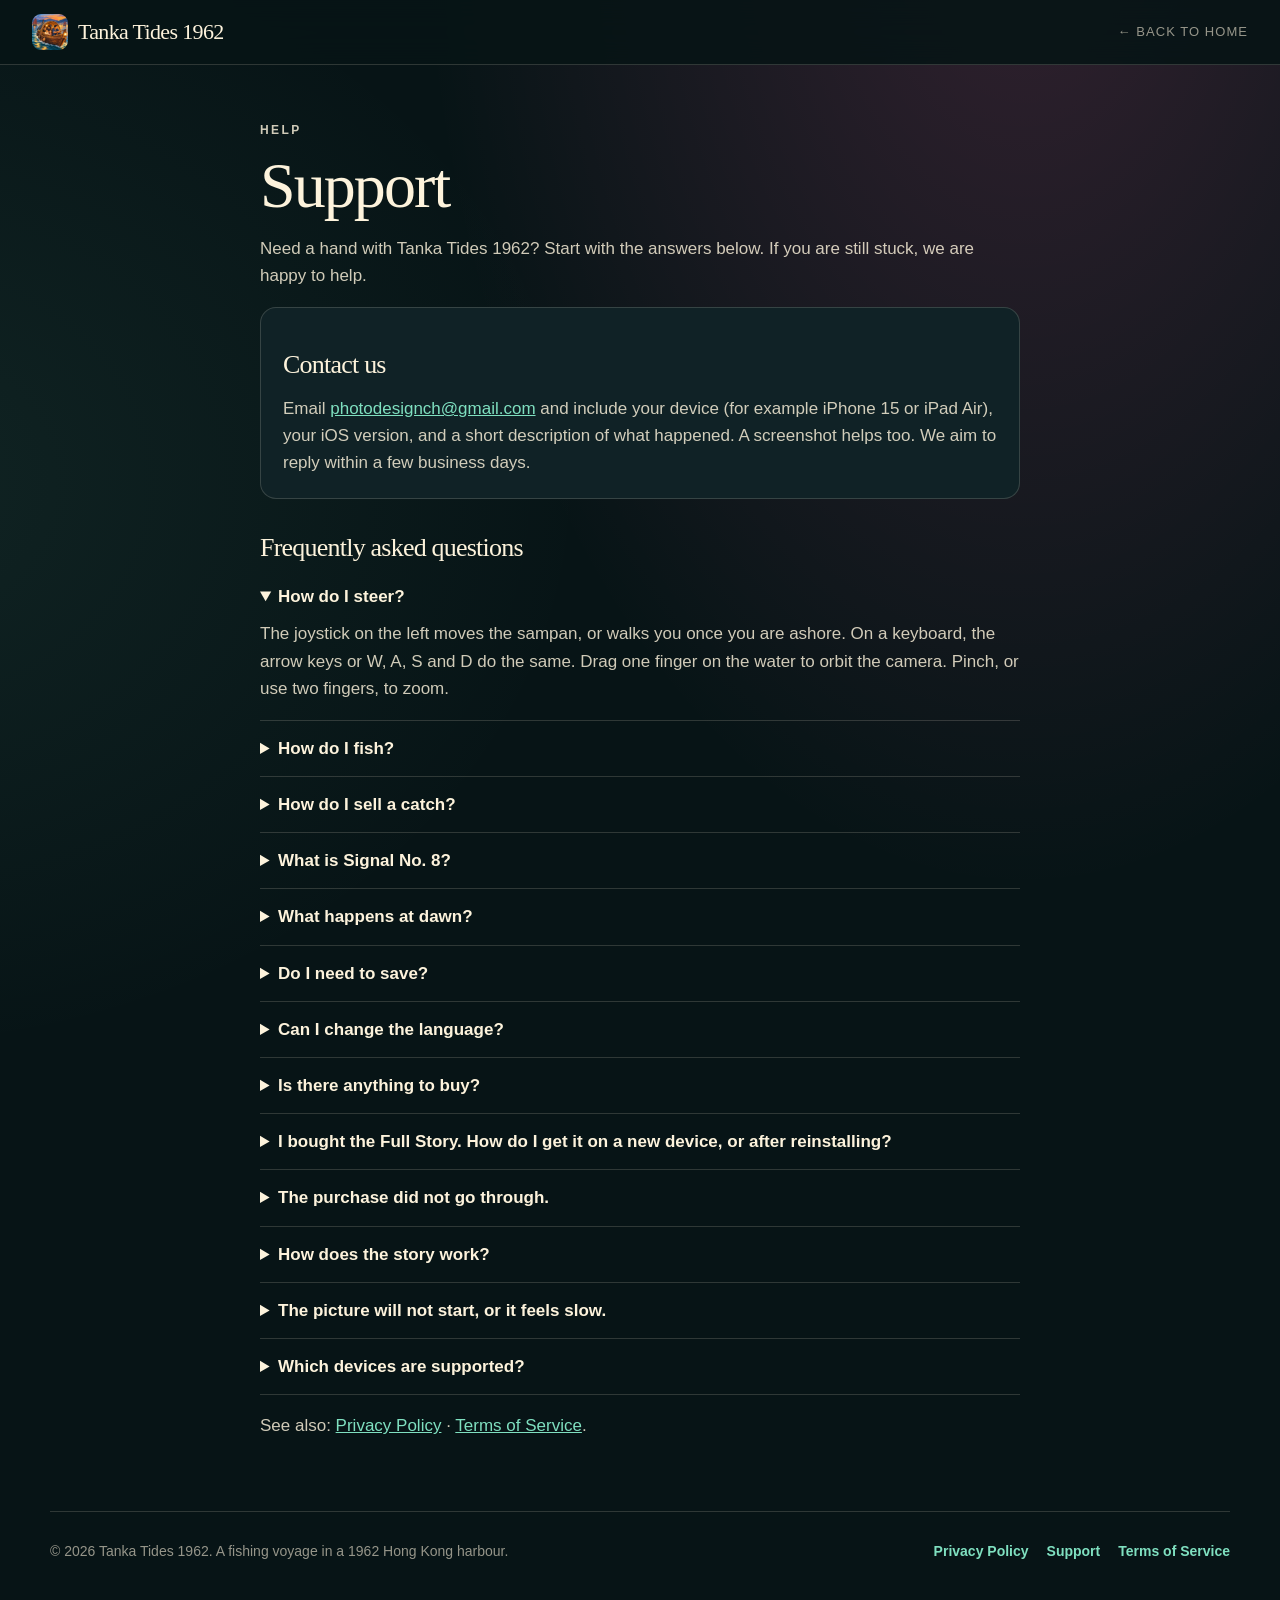
<file: support.html>
<!doctype html>
<html lang="en">
<head>
<meta charset="utf-8">
<meta name="viewport" content="width=device-width, initial-scale=1">
<meta name="theme-color" content="#071416">
<meta name="description" content="Help with Tanka Tides 1962.">
<title>Support — Tanka Tides 1962</title>
<link rel="icon" type="image/png" href="media/icon-192.png">
<link rel="apple-touch-icon" href="media/apple-touch-icon.png">
<link rel="stylesheet" href="styles.css">
</head>
<body>
<header class="nav">
  <a class="brand" href="index.html" aria-label="Tanka Tides 1962 home"><img src="media/icon-192.png" width="36" height="36" alt="">Tanka Tides 1962</a>
  <nav class="nav-links" aria-label="Page"><a href="index.html">&larr; Back to home</a></nav>
</header>
<main class="legal">
<p class="kicker">Help</p>
<h1>Support</h1>
<p>Need a hand with Tanka Tides 1962? Start with the answers below. If you are still stuck, we are happy to help.</p>

<div class="contact-card">
<h2>Contact us</h2>
<p>Email <a href="mailto:photodesignch@gmail.com">photodesignch@gmail.com</a> and include your device (for example iPhone 15 or iPad Air), your iOS version, and a short description of what happened. A screenshot helps too. We aim to reply within a few business days.</p>
</div>

<h2>Frequently asked questions</h2>
<details open><summary>How do I steer?</summary><p>The joystick on the left moves the sampan, or walks you once you are ashore. On a keyboard, the arrow keys or W, A, S and D do the same. Drag one finger on the water to orbit the camera. Pinch, or use two fingers, to zoom.</p></details>
<details><summary>How do I fish?</summary><p>Cast the net and wait for fish to swim in. Or put a line down, strike when you get a bite, and hold the reel. If the tension climbs too high, ease off or the nylon parts. Squid and cuttlefish are easier after dark with the carbide lamp lit.</p></details>
<details><summary>How do I sell a catch?</summary><p>Dock at a harbour. The view becomes a walkable town. Find the fish market, walk up to the counter and press A. The grocer sells rice, kerosene, carbide and ice. The trading company deals in goods. The boatyard repairs the hull and sells upgrades.</p></details>
<details><summary>What is Signal No. 8?</summary><p>A typhoon warning. The radio and the temple fortune can hint at tomorrow’s weather. Staying out in a storm in open water damages the hull. Head for a shelter.</p></details>
<details><summary>What happens at dawn?</summary><p>The family needs rice and kerosene. Ice keeps fish that sat overnight. You can rest aboard until dawn from your own boat: dinner, the radio, mending, a story, then sleep.</p></details>
<details><summary>Do I need to save?</summary><p>No. The game saves on its own. Progress stays on your device. Deleting the app or clearing its data resets it, and we are not able to recover it.</p></details>
<details><summary>Can I change the language?</summary><p>Yes. English, Traditional Chinese, Simplified Chinese, Cantonese and Vietnamese. Pick one on the title screen, or from the language button while you play.</p></details>
<details><summary>Is there anything to buy?</summary><p>One thing. The first chapter is free to play for as long as you like. When you finish it, the game offers the <b>Full Story</b>, a one-time in-app purchase that unlocks the other eleven chapters, Typhoon Wanda and all six endings. It is not a subscription, and there are no ads, coins or other purchases. Cash in the harbour is fictional and cannot be bought.</p></details>
<details><summary>I bought the Full Story. How do I get it on a new device, or after reinstalling?</summary><p>Finish the first chapter, or open a saved game past it, and the Full Story card appears. Tap <b>Restore purchase</b>. Use the same Apple Account you bought it with. The purchase comes back at no charge. Your voyage itself is saved on the device and does not move with the purchase.</p></details>
<details><summary>The purchase did not go through.</summary><p>Check that you are signed in to the App Store and that in-app purchases are allowed under Screen Time. If a family organiser approves purchases with Ask to Buy, the story unlocks on its own once they approve. For a refund, use Apple’s Report a Problem page at reportaproblem.apple.com. Apple handles all payments and refunds.</p></details>
<details><summary>How does the story work?</summary><p>Each chapter has a goal shown at the top of the screen, such as speaking with someone in a harbour or bringing supplies. Finish it and a painted scene tells what happened next. Typhoon Wanda arrives on September 1, 1962. How well the family is prepared is up to you. Your choices along the way decide which of the six endings you reach at Lunar New Year 1963.</p></details>
<details><summary>The picture will not start, or it feels slow.</summary><p>The harbour needs WebGL. Close other apps, restart the game, and open it in a current version of iOS. Battery saver, in the picture control, turns the scene down for older devices. If the shelter still will not appear, email us with your device model.</p></details>
<details><summary>Which devices are supported?</summary><p>iPhone and iPad, in portrait and landscape. The desktop version is coming soon and is not available to download yet.</p></details>

<p>See also: <a href="privacy.html">Privacy Policy</a> · <a href="terms.html">Terms of Service</a>.</p>
</main>
<footer>
  <p>&copy; 2026 Tanka Tides 1962. A fishing voyage in a 1962 Hong Kong harbour.</p>
  <p class="legal-links"><a href="privacy.html">Privacy Policy</a> <a href="support.html">Support</a> <a href="terms.html">Terms of Service</a></p>
</footer>
</body>
</html>
</file>
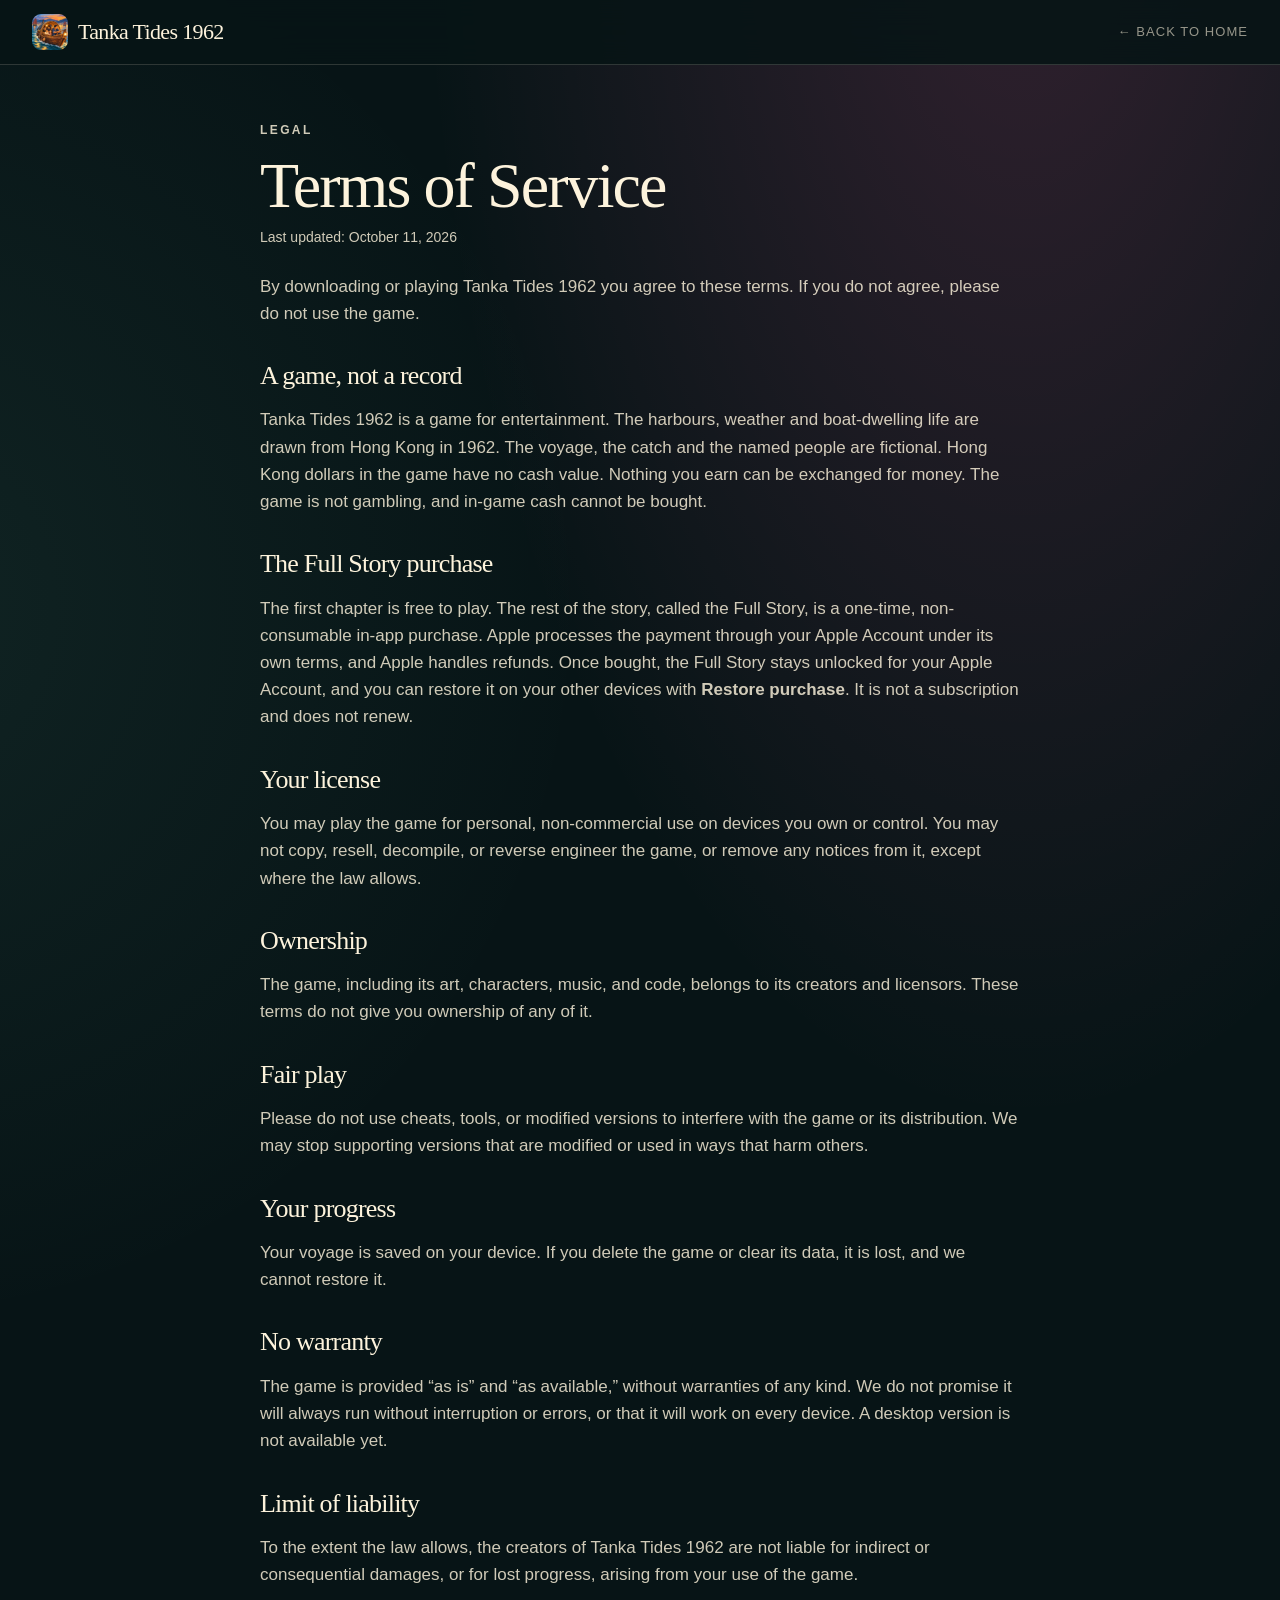
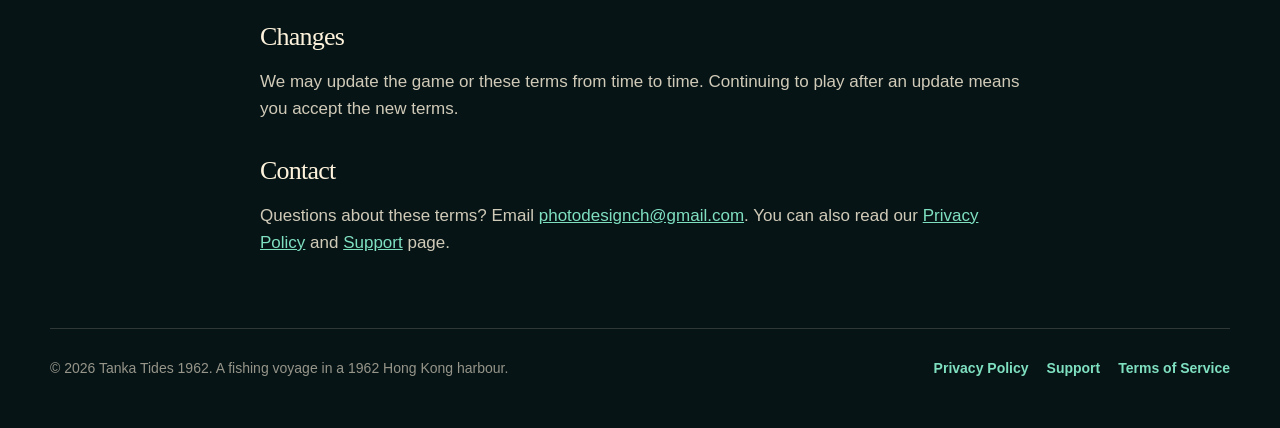
<file: terms.html>
<!doctype html>
<html lang="en">
<head>
<meta charset="utf-8">
<meta name="viewport" content="width=device-width, initial-scale=1">
<meta name="theme-color" content="#071416">
<meta name="description" content="The terms for playing Tanka Tides 1962.">
<title>Terms of Service — Tanka Tides 1962</title>
<link rel="icon" type="image/png" href="media/icon-192.png">
<link rel="apple-touch-icon" href="media/apple-touch-icon.png">
<link rel="stylesheet" href="styles.css">
</head>
<body>
<header class="nav">
  <a class="brand" href="index.html" aria-label="Tanka Tides 1962 home"><img src="media/icon-192.png" width="36" height="36" alt="">Tanka Tides 1962</a>
  <nav class="nav-links" aria-label="Page"><a href="index.html">&larr; Back to home</a></nav>
</header>
<main class="legal">
<p class="kicker">Legal</p>
<h1>Terms of Service</h1>
<p class="updated">Last updated: October 11, 2026</p>
<p>By downloading or playing Tanka Tides 1962 you agree to these terms. If you do not agree, please do not use the game.</p>

<h2>A game, not a record</h2>
<p>Tanka Tides 1962 is a game for entertainment. The harbours, weather and boat-dwelling life are drawn from Hong Kong in 1962. The voyage, the catch and the named people are fictional. Hong Kong dollars in the game have no cash value. Nothing you earn can be exchanged for money. The game is not gambling, and in-game cash cannot be bought.</p>

<h2>The Full Story purchase</h2>
<p>The first chapter is free to play. The rest of the story, called the Full Story, is a one-time, non-consumable in-app purchase. Apple processes the payment through your Apple Account under its own terms, and Apple handles refunds. Once bought, the Full Story stays unlocked for your Apple Account, and you can restore it on your other devices with <b>Restore purchase</b>. It is not a subscription and does not renew.</p>

<h2>Your license</h2>
<p>You may play the game for personal, non-commercial use on devices you own or control. You may not copy, resell, decompile, or reverse engineer the game, or remove any notices from it, except where the law allows.</p>

<h2>Ownership</h2>
<p>The game, including its art, characters, music, and code, belongs to its creators and licensors. These terms do not give you ownership of any of it.</p>

<h2>Fair play</h2>
<p>Please do not use cheats, tools, or modified versions to interfere with the game or its distribution. We may stop supporting versions that are modified or used in ways that harm others.</p>

<h2>Your progress</h2>
<p>Your voyage is saved on your device. If you delete the game or clear its data, it is lost, and we cannot restore it.</p>

<h2>No warranty</h2>
<p>The game is provided “as is” and “as available,” without warranties of any kind. We do not promise it will always run without interruption or errors, or that it will work on every device. A desktop version is not available yet.</p>

<h2>Limit of liability</h2>
<p>To the extent the law allows, the creators of Tanka Tides 1962 are not liable for indirect or consequential damages, or for lost progress, arising from your use of the game.</p>

<h2>Changes</h2>
<p>We may update the game or these terms from time to time. Continuing to play after an update means you accept the new terms.</p>

<h2>Contact</h2>
<p>Questions about these terms? Email <a href="mailto:photodesignch@gmail.com">photodesignch@gmail.com</a>. You can also read our <a href="privacy.html">Privacy Policy</a> and <a href="support.html">Support</a> page.</p>
</main>
<footer>
  <p>&copy; 2026 Tanka Tides 1962. A fishing voyage in a 1962 Hong Kong harbour.</p>
  <p class="legal-links"><a href="privacy.html">Privacy Policy</a> <a href="support.html">Support</a> <a href="terms.html">Terms of Service</a></p>
</footer>
</body>
</html>
</file>
<file: styles.css>
/* Tanka Tides 1962 homepage. Harbour teal, enamel cream and neon from the game. */
:root {
  --bg: #071416;
  --bg-raise: #102226;
  --ink: #fdf3dc;
  --body: rgba(253, 243, 220, 0.82);
  --muted: rgba(253, 243, 220, 0.58);
  --line: rgba(253, 243, 220, 0.16);
  --accent: #ff5fa8;
  --jade: #7fe0c0;
  --gold: #e7c98a;
  --night: #041012;
  --shadow: 0 24px 60px rgba(0, 0, 0, 0.35);
  --nav: rgba(7, 20, 22, 0.9);
  --serif: "Iowan Old Style", "Palatino Linotype", Palatino, Georgia, "Songti TC", serif;
  --sans: "Avenir Next", Avenir, "PingFang TC", "Hiragino Sans TC", "Segoe UI", sans-serif;
  --wide: min(1180px, calc(100% - 64px));
}
* { box-sizing: border-box; }
html { scroll-behavior: smooth; }
body {
  margin: 0;
  background:
    radial-gradient(ellipse at 80% -10%, rgba(255, 95, 168, 0.18), transparent 42%),
    radial-gradient(ellipse at -10% 30%, rgba(127, 224, 192, 0.08), transparent 36%),
    var(--bg);
  color: var(--ink);
  font: 17px/1.6 var(--sans);
  -webkit-font-smoothing: antialiased;
}
img { max-width: 100%; height: auto; display: block; }
a { color: inherit; }
button, a { -webkit-tap-highlight-color: transparent; }
:focus-visible { outline: 2px solid var(--jade); outline-offset: 3px; border-radius: 6px; }
h1, h2, h3 { font-family: var(--serif); font-weight: 500; letter-spacing: -0.03em; }
h2 { font-size: clamp(36px, 4.6vw, 58px); line-height: 1.02; margin: 0 0 18px; }
h3 { font-size: 24px; line-height: 1.15; margin: 0 0 8px; }

.skip { position: absolute; left: 12px; top: 12px; transform: translateY(-160%); background: var(--accent); color: #1a0c12; padding: 8px 12px; z-index: 30; border-radius: 8px; }
.skip:focus { transform: none; }

.nav { position: sticky; top: 0; z-index: 20; display: flex; align-items: center; gap: 28px; padding: 14px 32px; background: var(--nav); backdrop-filter: blur(16px); -webkit-backdrop-filter: blur(16px); border-bottom: 1px solid var(--line); }
.brand { display: flex; align-items: center; gap: 10px; text-decoration: none; font-family: var(--serif); font-size: 22px; letter-spacing: -0.03em; }
.brand svg { width: 36px; height: 36px; flex: none; }
.nav-links { display: flex; gap: 22px; margin-left: auto; }
.nav-links a { color: var(--muted); text-decoration: none; font-size: 13px; letter-spacing: 0.08em; text-transform: uppercase; }
.nav-links a:hover { color: var(--ink); }

.kicker { margin: 0 0 14px; color: var(--accent); font-size: 12px; font-weight: 700; letter-spacing: 0.2em; text-transform: uppercase; }
.intro { max-width: 46rem; color: var(--body); margin: 0 0 28px; }

.btn, button.store { display: inline-flex; align-items: center; justify-content: center; gap: 10px; text-decoration: none; background: var(--ink); color: #1a2420; font: 600 16px/1 var(--sans); padding: 15px 20px; border: 0; border-radius: 14px; cursor: pointer; }
button.store svg { width: 20px; height: 20px; }
.btn.ghost { background: transparent; color: var(--ink); border: 1.5px solid var(--line); }
.btn.ghost:hover { background: rgba(253, 243, 220, 0.06); }

.hero { position: relative; isolation: isolate; display: grid; grid-template-columns: 1.05fr 0.95fr; gap: 36px; align-items: center; width: var(--wide); margin: 0 auto; padding: 56px 0 28px; }
/* Full-bleed dusk harbour behind the hero, fading into the page. */
.hero-bg { position: absolute; z-index: -1; top: 0; bottom: 0; left: 50%; width: 100vw; transform: translateX(-50%); overflow: hidden; -webkit-mask-image: linear-gradient(180deg, #000 62%, transparent 100%); mask-image: linear-gradient(180deg, #000 62%, transparent 100%); }
.hero-bg img { width: 100%; height: 100%; object-fit: cover; object-position: 60% 35%; opacity: 0.85; }
.hero-bg::after { content: ""; position: absolute; inset: 0; background: linear-gradient(90deg, rgba(7, 20, 22, 0.95) 6%, rgba(7, 20, 22, 0.62) 46%, rgba(7, 20, 22, 0.1) 100%), linear-gradient(180deg, rgba(7, 20, 22, 0.3) 0%, transparent 28%); }
.cn-title { margin: 0 0 10px; font: 500 22px/1 var(--serif); letter-spacing: 0.32em; color: var(--gold); }
.hero h1 { margin: 0; font-size: clamp(48px, 6vw, 82px); line-height: 0.96; }
.hl { color: var(--accent); text-shadow: 0 0 24px rgba(255, 95, 168, 0.35); }
.tag { margin: 18px 0 0; font: italic 22px/1.3 var(--serif); color: var(--gold); }
.lede { max-width: 36rem; color: var(--body); font-size: 18px; margin: 16px 0 0; }
.hero-actions { display: flex; flex-wrap: wrap; gap: 12px; margin-top: 26px; }
.badges { display: flex; flex-wrap: wrap; gap: 8px; list-style: none; padding: 0; margin: 24px 0 0; }
.badges li { padding: 7px 13px; border-radius: 999px; background: var(--bg-raise); border: 1px solid var(--line); font-size: 13px; color: var(--body); }

.hero-art { position: relative; height: clamp(460px, 48vw, 620px); }
.device { margin: 0; border-radius: 32px; padding: 10px; background: #1a2428; box-shadow: var(--shadow), inset 0 0 0 1px rgba(255,255,255,.08); }
.device img { border-radius: 24px; width: 100%; }
.hero-art .device { position: absolute; width: min(46%, 280px); }
.hero-art .tilt-l { left: 8%; top: 4%; transform: rotate(-6deg); z-index: 2; }
.hero-art .tilt-r { right: 4%; top: 12%; width: min(42%, 250px); transform: rotate(5deg); z-index: 1; }

.facts { position: relative; z-index: 1; width: var(--wide); margin: 12px auto 0; padding: 0; list-style: none; display: grid; grid-template-columns: repeat(5, 1fr); gap: 12px; }
.facts li { padding: 18px 16px 16px; background: var(--bg-raise); border: 1px solid var(--line); border-radius: 18px; }
.facts strong { display: block; font: 500 34px/1 var(--serif); letter-spacing: -0.03em; color: var(--gold); }
.facts span { display: block; margin-top: 6px; font-size: 14px; color: var(--muted); line-height: 1.35; }

.section { width: var(--wide); margin: 0 auto; padding: 96px 0 0; }
.split { display: grid; grid-template-columns: 1.05fr 0.95fr; gap: 48px; align-items: center; }
.split.flip { grid-template-columns: 0.9fr 1.1fr; }
figure { margin: 0; }
.shot { display: block; width: 100%; padding: 0; border: 0; background: none; cursor: zoom-in; font: inherit; color: inherit; text-align: left; }
.frame { border-radius: 18px; overflow: hidden; box-shadow: var(--shadow); border: 1px solid var(--line); }
figcaption { margin-top: 10px; font-size: 14px; color: var(--muted); }
figcaption b { color: var(--ink); }

.steps { display: grid; grid-template-columns: repeat(4, 1fr); gap: 14px; }
.steps article { padding: 22px 20px; background: var(--bg-raise); border: 1px solid var(--line); border-radius: 20px; }
.steps i { display: inline-grid; place-items: center; width: 40px; height: 40px; border-radius: 12px; background: var(--accent); color: #1a0c12; font: 700 13px/1 var(--sans); font-style: normal; margin-bottom: 14px; }
.steps p { margin: 0; color: var(--body); font-size: 15px; }

.harbours { display: grid; grid-template-columns: 1fr 1fr; gap: 14px; }
.harbours article { padding: 22px; background: var(--bg-raise); border: 1px solid var(--line); border-radius: 20px; }
.harbours .cn { margin: 0 0 6px; color: var(--jade); font-size: 13px; letter-spacing: 0.12em; }
.harbours p { margin: 0; color: var(--body); font-size: 15px; }

.ticks { list-style: none; padding: 0; margin: 16px 0 0; display: grid; gap: 10px; }
.ticks li { position: relative; padding-left: 28px; color: var(--body); }
.ticks li::before { content: "✓"; position: absolute; left: 0; top: 1px; color: var(--jade); font-weight: 700; }

.shops { display: grid; grid-template-columns: repeat(4, 1fr); gap: 14px; }
.shops article { padding: 18px; border-radius: 18px; background: var(--bg-raise); border: 1px solid var(--line); }
.shops p { margin: 0; color: var(--body); font-size: 15px; }

.city { position: relative; }
.city-head { display: flex; justify-content: space-between; align-items: flex-end; gap: 24px; flex-wrap: wrap; margin-bottom: 22px; }
.tod { display: flex; gap: 8px; flex-wrap: wrap; }
.tod button { font: 600 14px/1 var(--sans); padding: 11px 14px; border-radius: 999px; border: 1px solid var(--line); background: transparent; color: var(--ink); cursor: pointer; }
.tod button[aria-pressed="true"] { background: var(--gold); color: #1a1408; border-color: var(--gold); }
.tod-stage img { width: 100%; border-radius: 18px; aspect-ratio: 1440 / 900; object-fit: cover; }
.note { font-size: 14px; margin: 8px 0 0; color: var(--muted); }
.note b { color: var(--ink); }

.lang-list { display: flex; flex-wrap: wrap; gap: 8px; list-style: none; padding: 0; margin: 8px 0 0; }
.lang-list li { padding: 8px 14px; border-radius: 12px; background: var(--bg-raise); border: 1px solid var(--line); }

.tabs { display: flex; flex-wrap: wrap; gap: 8px; margin: 8px 0 22px; }
.tabs [role="tab"] { font: 600 15px/1 var(--sans); padding: 12px 18px; border-radius: 999px; border: 1px solid var(--line); background: var(--bg-raise); color: var(--body); cursor: pointer; }
.tabs [aria-selected="true"] { background: var(--ink); color: #1a2420; border-color: var(--ink); }
.pill { margin-left: 8px; padding: 3px 8px; border-radius: 999px; background: var(--gold); color: #1a1408; font-size: 11px; letter-spacing: 0.04em; text-transform: uppercase; }
.tabs [aria-selected="true"] .pill { background: var(--accent); color: #1a0c12; }
.meta { color: var(--muted); font-size: 14px; margin: 0 0 16px; }
.phone-stage { display: grid; grid-template-columns: repeat(6, 1fr); gap: 18px; align-items: end; }
.phone-stage .device { grid-column: span 2; }
.phone-stage .device.wide { grid-column: span 3; }
.ipad-stage { display: grid; grid-template-columns: 1fr 1fr; gap: 18px; }
.ipad-ports { display: grid; grid-template-columns: repeat(2, minmax(0, 280px)); justify-content: center; gap: 22px; margin-top: 22px; }
.gallery { display: grid; grid-template-columns: 1fr 1fr; gap: 16px; }
.soon { margin: 0 0 22px; padding: 36px 32px; border-radius: 24px; background: #fdf3dc; color: #1a2420; }
.soon .kicker { color: #a33b6a; }
.soon h3 { font-size: clamp(42px, 6vw, 72px); margin: 0 0 10px; color: #1a2420; }
.soon p { margin: 0; max-width: 40rem; color: #3d4a44; }

.cta { width: var(--wide); margin: 96px auto 0; padding: 52px 28px; text-align: center; border-radius: 28px; background: linear-gradient(160deg, #12343a, #1a2438 60%, #3a1830); border: 1px solid var(--line); }
.cta h2 { margin-bottom: 8px; }
.cta p { margin: 0 auto 22px; max-width: 36rem; color: var(--body); }

footer { width: var(--wide); margin: 72px auto 0; padding: 28px 0 48px; border-top: 1px solid var(--line); display: flex; justify-content: space-between; gap: 24px; color: var(--muted); font-size: 14px; }
footer p { margin: 0; max-width: 40rem; }
.legal-links { display: flex; flex-wrap: wrap; gap: 18px; }
.legal-links a { color: var(--jade); text-decoration: none; font-weight: 600; }
.legal-links a:hover { text-decoration: underline; }

#viewer { width: min(1100px, calc(100% - 32px)); max-height: calc(100vh - 32px); padding: 0; border: 0; border-radius: 16px; background: #041012; color: var(--ink); }
#viewer::backdrop { background: rgba(0, 0, 0, 0.72); }
#viewer form { position: absolute; right: 12px; top: 12px; }
#viewer button { font: 600 13px/1 var(--sans); padding: 8px 12px; border: 0; border-radius: 999px; background: var(--ink); color: #1a2420; cursor: pointer; }
#viewer img { width: 100%; max-height: calc(100vh - 110px); object-fit: contain; }
#viewer p { margin: 0; padding: 12px 16px 14px; font-size: 14px; }

.legal { width: min(760px, calc(100% - 32px)); margin: 0 auto; padding: 56px 0 0; }
.legal h1 { font-size: clamp(40px, 6vw, 64px); line-height: 1; margin: 0 0 8px; }
.legal h2 { font-size: 26px; margin: 36px 0 8px; }
.legal p, .legal li { color: var(--body); }
.legal a { color: var(--jade); }
.updated { color: var(--muted); font-size: 14px; margin: 0 0 24px; }
.contact-card { margin: 8px 0 12px; padding: 8px 22px 4px; border: 1px solid var(--line); border-radius: 16px; background: var(--bg-raise); }
.legal details { border-bottom: 1px solid var(--line); padding: 14px 0; }
.legal summary { cursor: pointer; font-weight: 650; color: var(--ink); }
.legal details p { margin: 10px 0 4px; }

/* Faces of the harbour: portraits in the same lacquer-and-gold frame as the game's dialogue. */
.faces-head { display: grid; grid-template-columns: 0.9fr 1.1fr; gap: 32px; align-items: end; margin-bottom: 26px; }
.faces-head .intro { margin: 0; }
.faces { list-style: none; padding: 0; margin: 0; display: grid; grid-template-columns: repeat(6, 1fr); gap: 14px; }
.faces li { position: relative; padding: 7px 7px 12px; border-radius: 14px; background: linear-gradient(180deg, #3a1d14, #22100c); border: 1.5px solid #c9a35a; box-shadow: 0 10px 26px rgba(0, 0, 0, 0.35), inset 0 0 0 1px rgba(255, 220, 150, 0.12); text-align: center; }
.faces img { width: 100%; aspect-ratio: 1; object-fit: cover; border-radius: 9px; border: 1px solid rgba(231, 201, 138, 0.45); }
.faces b { display: block; margin-top: 9px; font: 500 16px/1.15 var(--serif); color: #f6e7c4; letter-spacing: 0.01em; }
.faces span { display: block; margin-top: 3px; font-size: 12px; color: rgba(246, 231, 196, 0.62); letter-spacing: 0.04em; }
.talk-shot { margin-top: 30px; }

/* A closer look: the scene full width, copy laid over its lower edge. */
.closer { position: relative; }
.closer-shot img { width: 100%; aspect-ratio: 1440 / 900; object-fit: cover; border-radius: 22px; box-shadow: var(--shadow); }
.closer-copy { position: relative; width: min(640px, calc(100% - 32px)); margin: -120px 0 0 32px; padding: 28px 30px 26px; border-radius: 20px; background: rgba(7, 20, 22, 0.9); border: 1px solid var(--line); backdrop-filter: blur(12px); -webkit-backdrop-filter: blur(12px); }
.closer-copy .intro { margin: 0; }


/* The story of 1962: chapter list, ending paintings and the Full Story card. */
.brand img { width: 36px; height: 36px; flex: none; border-radius: 9px; }
.story .split { align-items: start; }
.story .copy p { color: var(--body); }
.chapters { list-style: none; padding: 0; margin: 0; display: grid; grid-template-columns: 1fr 1fr; gap: 8px; counter-reset: none; }
.chapters li { display: flex; align-items: center; gap: 12px; padding: 11px 14px; border-radius: 14px; background: var(--bg-raise); border: 1px solid var(--line); font-size: 15px; color: var(--body); line-height: 1.25; }
.chapters i { flex: none; display: grid; place-items: center; width: 30px; height: 30px; border-radius: 9px; background: rgba(231, 201, 138, 0.14); color: var(--gold); font: 600 13px/1 var(--sans); font-style: normal; }
.chapters .pill { margin-left: auto; background: var(--jade); color: #0b2420; }
.chapters .storm { border-color: rgba(255, 95, 168, 0.55); background: linear-gradient(90deg, rgba(255, 95, 168, 0.16), var(--bg-raise)); color: var(--ink); }
.chapters .storm i { background: var(--accent); color: #1a0c12; }
.teaser { display: grid; grid-template-columns: 1.1fr 0.9fr; gap: 40px; align-items: center; margin: 64px 0 26px; }
.teaser h3 { font-size: clamp(30px, 3.4vw, 42px); margin: 0 0 12px; }
.teaser .intro { margin: 0 0 12px; }
.unlock { display: grid; grid-template-columns: 1.2fr 0.8fr; gap: 32px; align-items: center; margin-top: 36px; padding: 30px 32px; border-radius: 24px; background: linear-gradient(135deg, #5a1418, #3a0e12 55%, #241014); border: 1.5px solid #c9a35a; box-shadow: var(--shadow); }
.unlock .kicker { color: var(--gold); }
.unlock h3 { font-size: clamp(26px, 3vw, 36px); margin: 0 0 10px; color: #f6e7c4; }
.unlock p { margin: 0; color: rgba(246, 231, 196, 0.86); }
.unlock b { color: var(--gold); font-weight: 600; }
.unlock .ticks { margin: 0; }
.unlock .ticks li { color: rgba(246, 231, 196, 0.86); }
.unlock .ticks li::before { color: var(--gold); }

@media (max-width: 980px) {
    .teaser { grid-template-columns: 1fr; gap: 20px; }
  .faces { grid-template-columns: repeat(4, 1fr); }
  .faces-head { grid-template-columns: 1fr; gap: 6px; }
  .facts { grid-template-columns: repeat(3, 1fr); }
  .steps, .shops { grid-template-columns: 1fr 1fr; }
  .phone-stage .device.wide { grid-column: 1 / -1; }
}
@media (max-width: 800px) {
  :root { --wide: calc(100% - 32px); }
  .nav { padding: 12px 16px; }
  .nav-links a:not(:last-child) { display: none; }
  .hero, .split, .split.flip, .harbours, .ipad-stage, .gallery, .unlock { grid-template-columns: 1fr; }
  .unlock { padding: 24px 20px; gap: 18px; }
  .hero { padding-top: 32px; }
  .hero-art { height: 520px; }
  .hero-bg img { opacity: 0.4; }
  .hero-bg::after { background: linear-gradient(180deg, rgba(7, 20, 22, 0.6) 0%, rgba(7, 20, 22, 0.8) 100%); }
  .facts { grid-template-columns: 1fr 1fr; }
  .facts li:last-child { grid-column: 1 / -1; }
  .ipad-ports { grid-template-columns: 1fr 1fr; }
  .section { padding-top: 72px; }
  footer { flex-direction: column; }
}
@media (max-width: 560px) {
  .steps, .shops, .ipad-ports, .chapters { grid-template-columns: 1fr; }
          .phone-stage { grid-template-columns: 1fr 1fr; }
  .phone-stage .device { grid-column: span 1; }
  .faces { grid-template-columns: repeat(3, 1fr); gap: 10px; }
  .faces b { font-size: 14px; }
  .closer-copy { width: auto; margin: 14px 0 0; }
  .hero-art { height: 460px; }
}
@media (prefers-reduced-motion: reduce) { html { scroll-behavior: auto; } }
</file>
